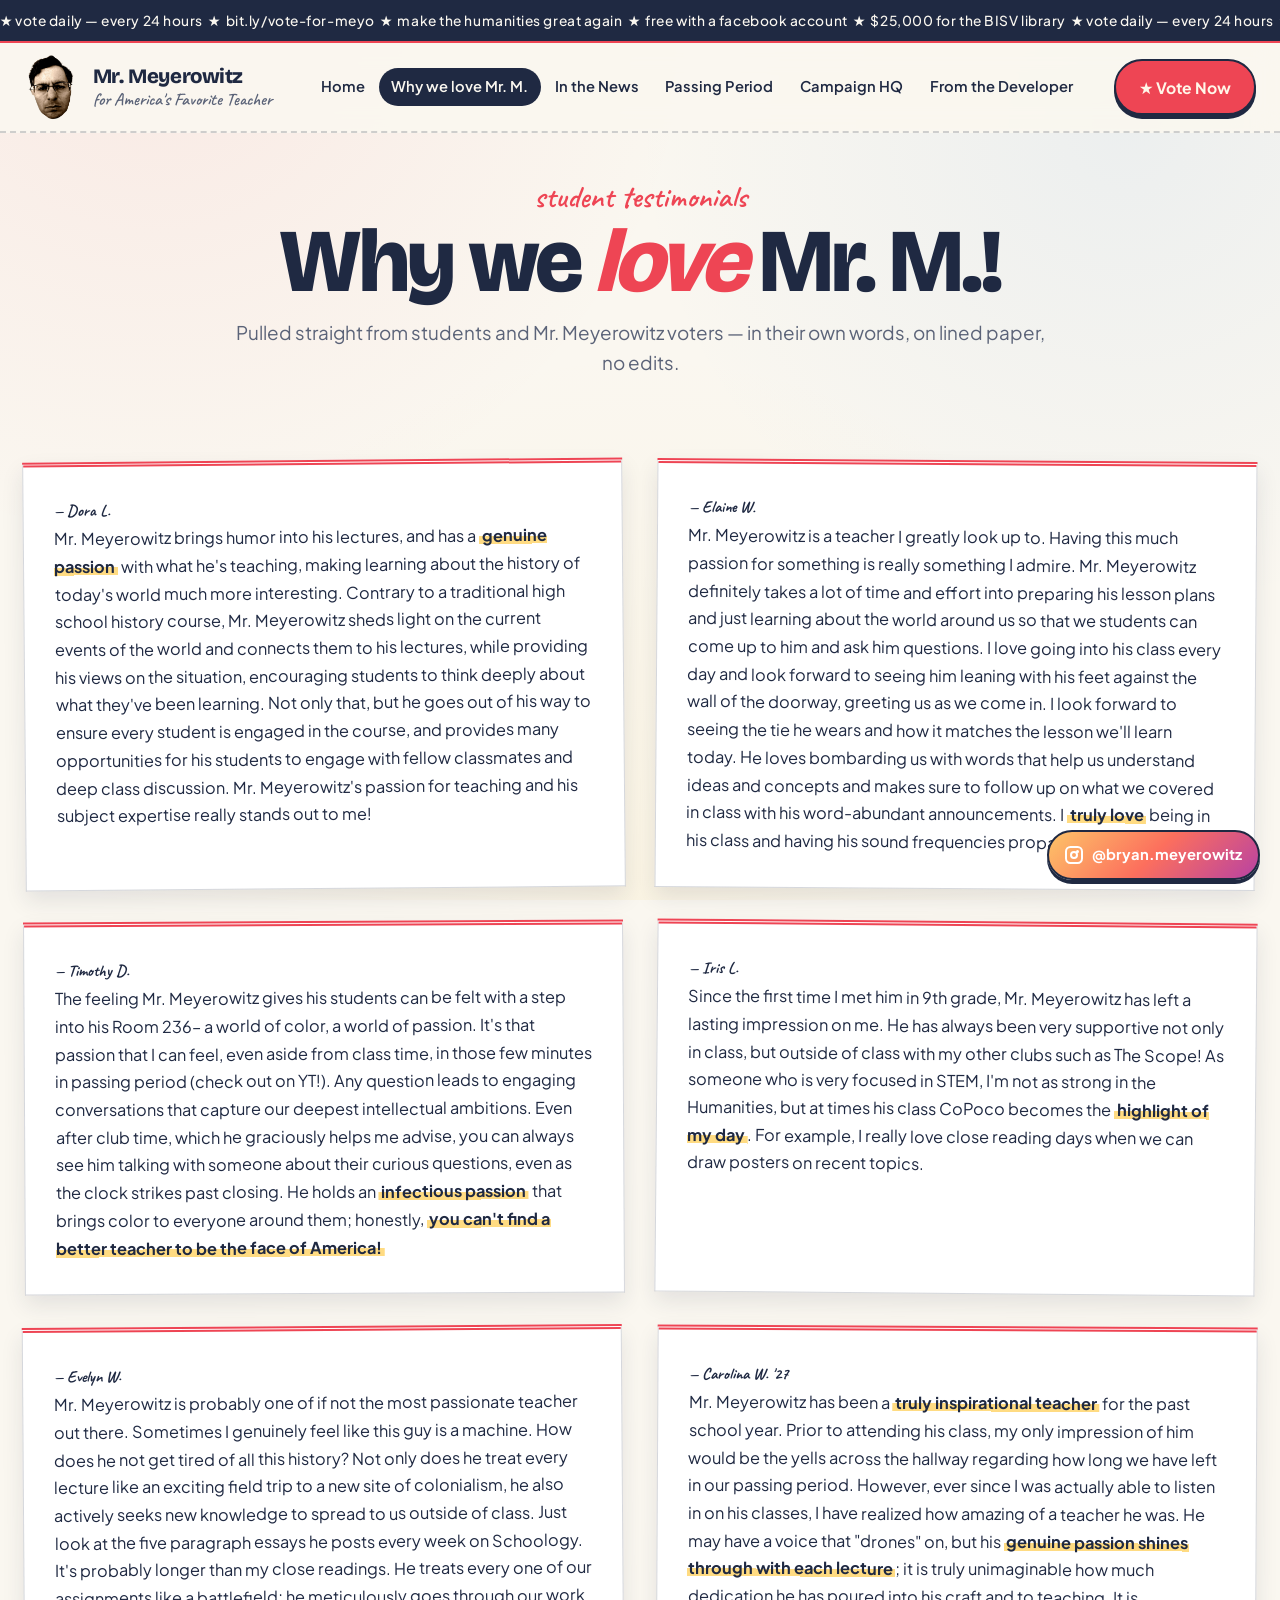
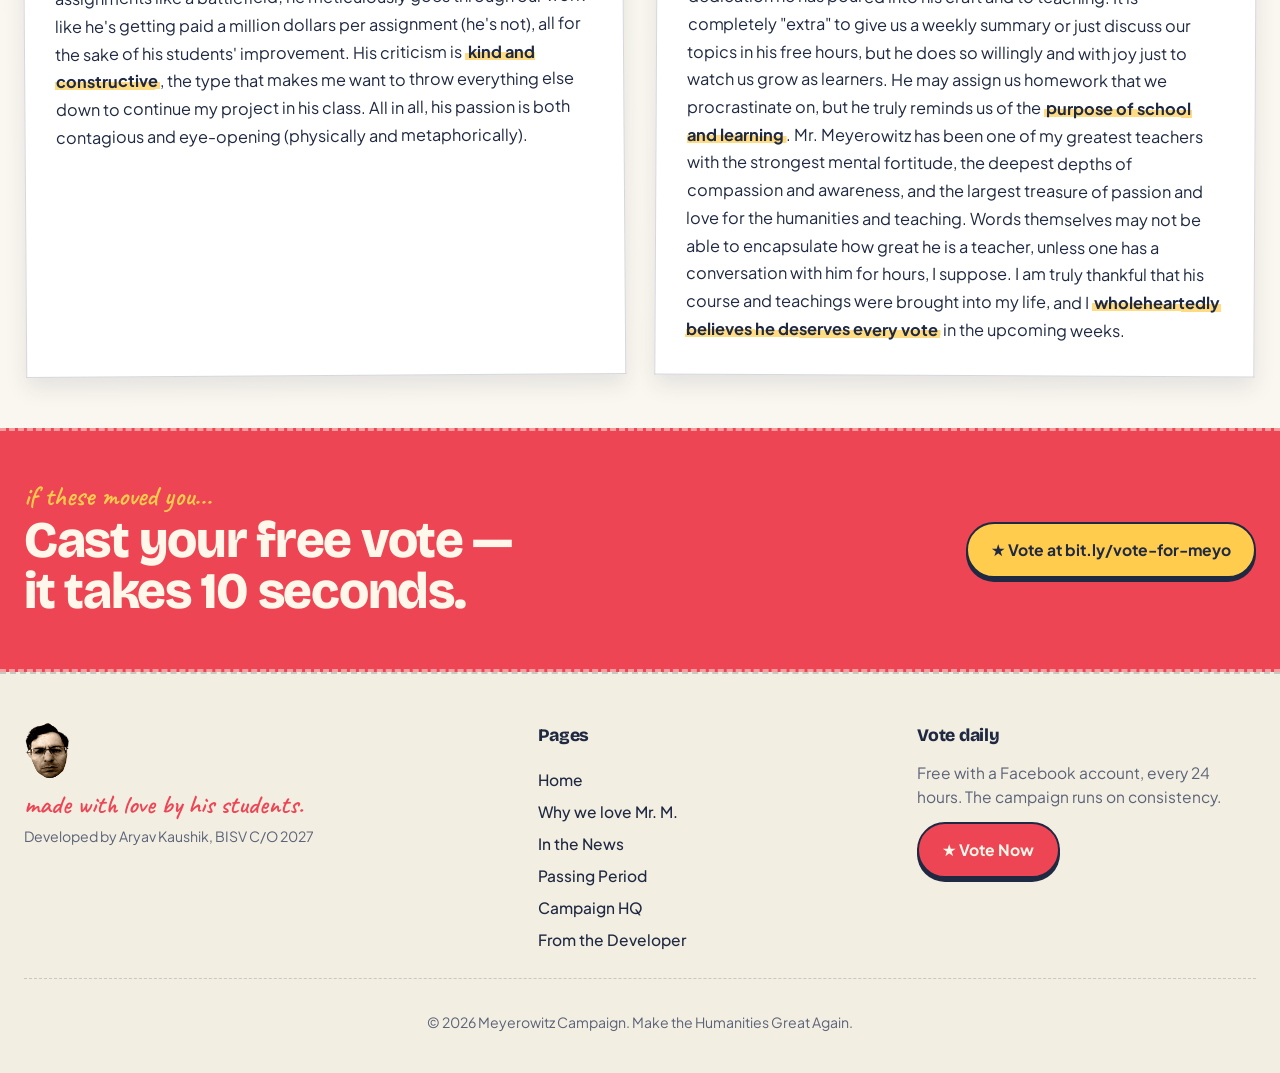
<file: about.html>
<!DOCTYPE html>
<html lang="en">
<head>
  <!-- Google tag (gtag.js) -->
  <script async src="https://www.googletagmanager.com/gtag/js?id=G-DJ41K96FHC"></script>
  <script>
    window.dataLayer = window.dataLayer || [];
    function gtag(){dataLayer.push(arguments);}
    gtag('js', new Date());

    gtag('config', 'G-DJ41K96FHC');
  </script>
  <meta charset="UTF-8">
  <meta name="viewport" content="width=device-width, initial-scale=1.0">
  <title>Why we love Mr. M. · Mr. Meyerowitz Campaign</title>
  <meta name="description" content="Student testimonials about what makes Mr. Bryan Meyerowitz a teacher worth voting for.">

  <meta property="og:title" content="Why we love Mr. M.">
  <meta property="og:description" content="Students explain, in their own words, why Mr. Meyerowitz deserves to be America's Favorite Teacher.">
  <meta property="og:image" content="Flyer1.png">
  <meta property="og:type" content="website">
  <meta name="twitter:card" content="summary_large_image">
  <meta name="twitter:title" content="Why we love Mr. M.">
  <meta name="twitter:description" content="Student testimonials for Mr. Meyerowitz's campaign.">
  <meta name="twitter:image" content="Flyer1.png">

  <link rel="icon" type="image/png" href="meyerohead.png">
  <link rel="preconnect" href="https://fonts.googleapis.com">
  <link rel="preconnect" href="https://fonts.gstatic.com" crossorigin>
  <link href="https://fonts.googleapis.com/css2?family=Bricolage+Grotesque:opsz,wght@12..96,500;12..96,700;12..96,800&family=Caveat:wght@500;600;700&family=Plus+Jakarta+Sans:wght@400;500;700;800&display=swap" rel="stylesheet">
  <link rel="stylesheet" href="styles.css?v=ui-pass-7">
  <script>document.documentElement.classList.add('js');</script>
</head>
<body>
  <a class="skip-link" href="#main">Skip to content</a>

  <div class="ribbon" aria-hidden="true">
    <div class="ribbon-track">
      <span>★ vote daily — every 24 hours&nbsp;&nbsp;★&nbsp;&nbsp;bit.ly/vote-for-meyo&nbsp;&nbsp;★&nbsp;&nbsp;make the humanities great again&nbsp;&nbsp;★&nbsp;&nbsp;free with a facebook account&nbsp;&nbsp;★&nbsp;&nbsp;$25,000 for the BISV library&nbsp;&nbsp;</span>
      <span>★ vote daily — every 24 hours&nbsp;&nbsp;★&nbsp;&nbsp;bit.ly/vote-for-meyo&nbsp;&nbsp;★&nbsp;&nbsp;make the humanities great again&nbsp;&nbsp;★&nbsp;&nbsp;free with a facebook account&nbsp;&nbsp;★&nbsp;&nbsp;$25,000 for the BISV library&nbsp;&nbsp;</span>
    </div>
  </div>

  <header class="site-header">
    <div class="container nav-row">
      <a class="brand" href="index.html" aria-label="Mr. Meyerowitz Campaign — Home">
        <img class="brand-mark" src="meyerohead.png" alt="" width="54" height="66">
        <span class="brand-label">
          <strong>Mr. Meyerowitz</strong>
          <span class="handwritten">for America's Favorite Teacher</span>
        </span>
      </a>
      <nav class="nav-links" aria-label="Main">
        <a href="index.html">Home</a>
        <a href="about.html" aria-current="page">Why we love Mr. M.</a>
        <a href="supporters.html">In the News</a>
        <a href="passing-period.html">Passing Period</a>
        <a href="campaign.html">Campaign HQ</a>
        <a href="developer.html">From the Developer</a>
      </nav>
      <a class="button button-primary button-glow" href="https://bit.ly/vote-for-meyo" target="_blank" rel="noopener noreferrer">★ Vote Now</a>
    </div>
  </header>

  <main id="main">
    <section class="page-hero">
      <div class="container">
        <p class="handwritten">student testimonials</p>
        <h1 class="page-title">Why we <em>love</em> Mr. M.!</h1>
        <p class="lead">Pulled straight from students and Mr. Meyerowitz voters — in their own words, on lined paper, no edits.</p>
      </div>
    </section>

    <section>
      <div class="container">
        <div class="testimonial-grid">
          <article class="index-card index-card-1">
            <p class="index-card-author">— Dora L.</p>
            <p>Mr. Meyerowitz brings humor into his lectures, and has a <strong><mark>genuine passion</mark></strong> with what he's teaching, making learning about the history of today's world much more interesting. Contrary to a traditional high school history course, Mr. Meyerowitz sheds light on the current events of the world and connects them to his lectures, while providing his views on the situation, encouraging students to think deeply about what they've been learning. Not only that, but he goes out of his way to ensure every student is engaged in the course, and provides many opportunities for his students to engage with fellow classmates and deep class discussion. Mr. Meyerowitz's passion for teaching and his subject expertise really stands out to me!</p>
          </article>

          <article class="index-card index-card-2">
            <p class="index-card-author">— Elaine W.</p>
            <p>Mr. Meyerowitz is a teacher I greatly look up to. Having this much passion for something is really something I admire. Mr. Meyerowitz definitely takes a lot of time and effort into preparing his lesson plans and just learning about the world around us so that we students can come up to him and ask him questions. I love going into his class every day and look forward to seeing him leaning with his feet against the wall of the doorway, greeting us as we come in. I look forward to seeing the tie he wears and how it matches the lesson we'll learn today. He loves bombarding us with words that help us understand ideas and concepts and makes sure to follow up on what we covered in class with his word-abundant announcements. I <strong><mark>truly love</mark></strong> being in his class and having his sound frequencies propagate into my ear.</p>
          </article>

          <article class="index-card index-card-3">
            <p class="index-card-author">— Timothy D.</p>
            <p>The feeling Mr. Meyerowitz gives his students can be felt with a step into his Room 236– a world of color, a world of passion. It's that passion that I can feel, even aside from class time, in those few minutes in passing period (check out on YT!). Any question leads to engaging conversations that capture our deepest intellectual ambitions. Even after club time, which he graciously helps me advise, you can always see him talking with someone about their curious questions, even as the clock strikes past closing. He holds an <strong><mark>infectious passion</mark></strong> that brings color to everyone around them; honestly, <strong><mark>you can't find a better teacher to be the face of America!</mark></strong></p>
          </article>

          <article class="index-card index-card-4">
            <p class="index-card-author">— Iris L.</p>
            <p>Since the first time I met him in 9th grade, Mr. Meyerowitz has left a lasting impression on me. He has always been very supportive not only in class, but outside of class with my other clubs such as The Scope! As someone who is very focused in STEM, I'm not as strong in the Humanities, but at times his class CoPoco becomes the <strong><mark>highlight of my day</mark></strong>. For example, I really love close reading days when we can draw posters on recent topics.</p>
          </article>

          <article class="index-card index-card-5">
            <p class="index-card-author">— Evelyn W.</p>
            <p>Mr. Meyerowitz is probably one of if not the most passionate teacher out there. Sometimes I genuinely feel like this guy is a machine. How does he not get tired of all this history? Not only does he treat every lecture like an exciting field trip to a new site of colonialism, he also actively seeks new knowledge to spread to us outside of class. Just look at the five paragraph essays he posts every week on Schoology. It's probably longer than my close readings. He treats every one of our assignments like a battlefield; he meticulously goes through our work like he's getting paid a million dollars per assignment (he's not), all for the sake of his students' improvement. His criticism is <strong><mark>kind and constructive</mark></strong>, the type that makes me want to throw everything else down to continue my project in his class. All in all, his passion is both contagious and eye-opening (physically and metaphorically).</p>
          </article>

          <article class="index-card index-card-6">
            <p class="index-card-author">— Carolina W. '27</p>
            <p>Mr. Meyerowitz has been a <strong><mark>truly inspirational teacher</mark></strong> for the past school year. Prior to attending his class, my only impression of him would be the yells across the hallway regarding how long we have left in our passing period. However, ever since I was actually able to listen in on his classes, I have realized how amazing of a teacher he was. He may have a voice that "drones" on, but his <strong><mark>genuine passion shines through with each lecture</mark></strong>; it is truly unimaginable how much dedication he has poured into his craft and to teaching. It is completely "extra" to give us a weekly summary or just discuss our topics in his free hours, but he does so willingly and with joy just to watch us grow as learners. He may assign us homework that we procrastinate on, but he truly reminds us of the <strong><mark>purpose of school and learning</mark></strong>. Mr. Meyerowitz has been one of my greatest teachers with the strongest mental fortitude, the deepest depths of compassion and awareness, and the largest treasure of passion and love for the humanities and teaching. Words themselves may not be able to encapsulate how great he is a teacher, unless one has a conversation with him for hours, I suppose. I am truly thankful that his course and teachings were brought into my life, and I <strong><mark>wholeheartedly believes he deserves every vote</mark></strong> in the upcoming weeks.</p>
          </article>
        </div>
      </div>
    </section>

    <section class="vote-strip">
      <div class="container vote-strip-inner">
        <div>
          <p class="handwritten">if these moved you...</p>
          <h2>Cast your free vote — it takes 10 seconds.</h2>
          <p class="vote-counter" data-vote-counter></p>
        </div>
        <a class="button button-yellow button-glow" href="https://bit.ly/vote-for-meyo" target="_blank" rel="noopener noreferrer">★ Vote at bit.ly/vote-for-meyo</a>
      </div>
    </section>
  </main>

  <footer class="site-footer">
    <div class="container">
      <div class="footer-grid">
        <div class="footer-tagline">
          <img class="footer-mark" src="meyerohead.png" alt="" width="48" height="58">
          <p class="handwritten">made with love by his students.</p>
          <p class="footer-credit-line">Developed by Aryav Kaushik, BISV C/O 2027</p>
        </div>
        <nav class="footer-nav" aria-label="Footer">
          <h4>Pages</h4>
          <a href="index.html">Home</a>
          <a href="about.html">Why we love Mr. M.</a>
          <a href="supporters.html">In the News</a>
          <a href="passing-period.html">Passing Period</a>
          <a href="campaign.html">Campaign HQ</a>
          <a href="developer.html">From the Developer</a>
        </nav>
        <div class="footer-cta">
          <h4>Vote daily</h4>
          <p>Free with a Facebook account, every 24 hours. The campaign runs on consistency.</p>
          <a class="button button-glow" href="https://bit.ly/vote-for-meyo" target="_blank" rel="noopener noreferrer">★ Vote Now</a>
        </div>
      </div>
      <p class="footer-bottom">© 2026 Meyerowitz Campaign. Make the Humanities Great Again.</p>
    </div>
  </footer>

  <a class="instagram-float" href="https://www.instagram.com/bryan.meyerowitz/" target="_blank" rel="noopener noreferrer" aria-label="Follow @bryan.meyerowitz on Instagram">
    <span class="instagram-icon" aria-hidden="true"><span></span></span>
    <span>@bryan.meyerowitz</span>
  </a>

  <script src="script.js?v=ui-pass-7" defer></script>
</body>
</html>
</file>
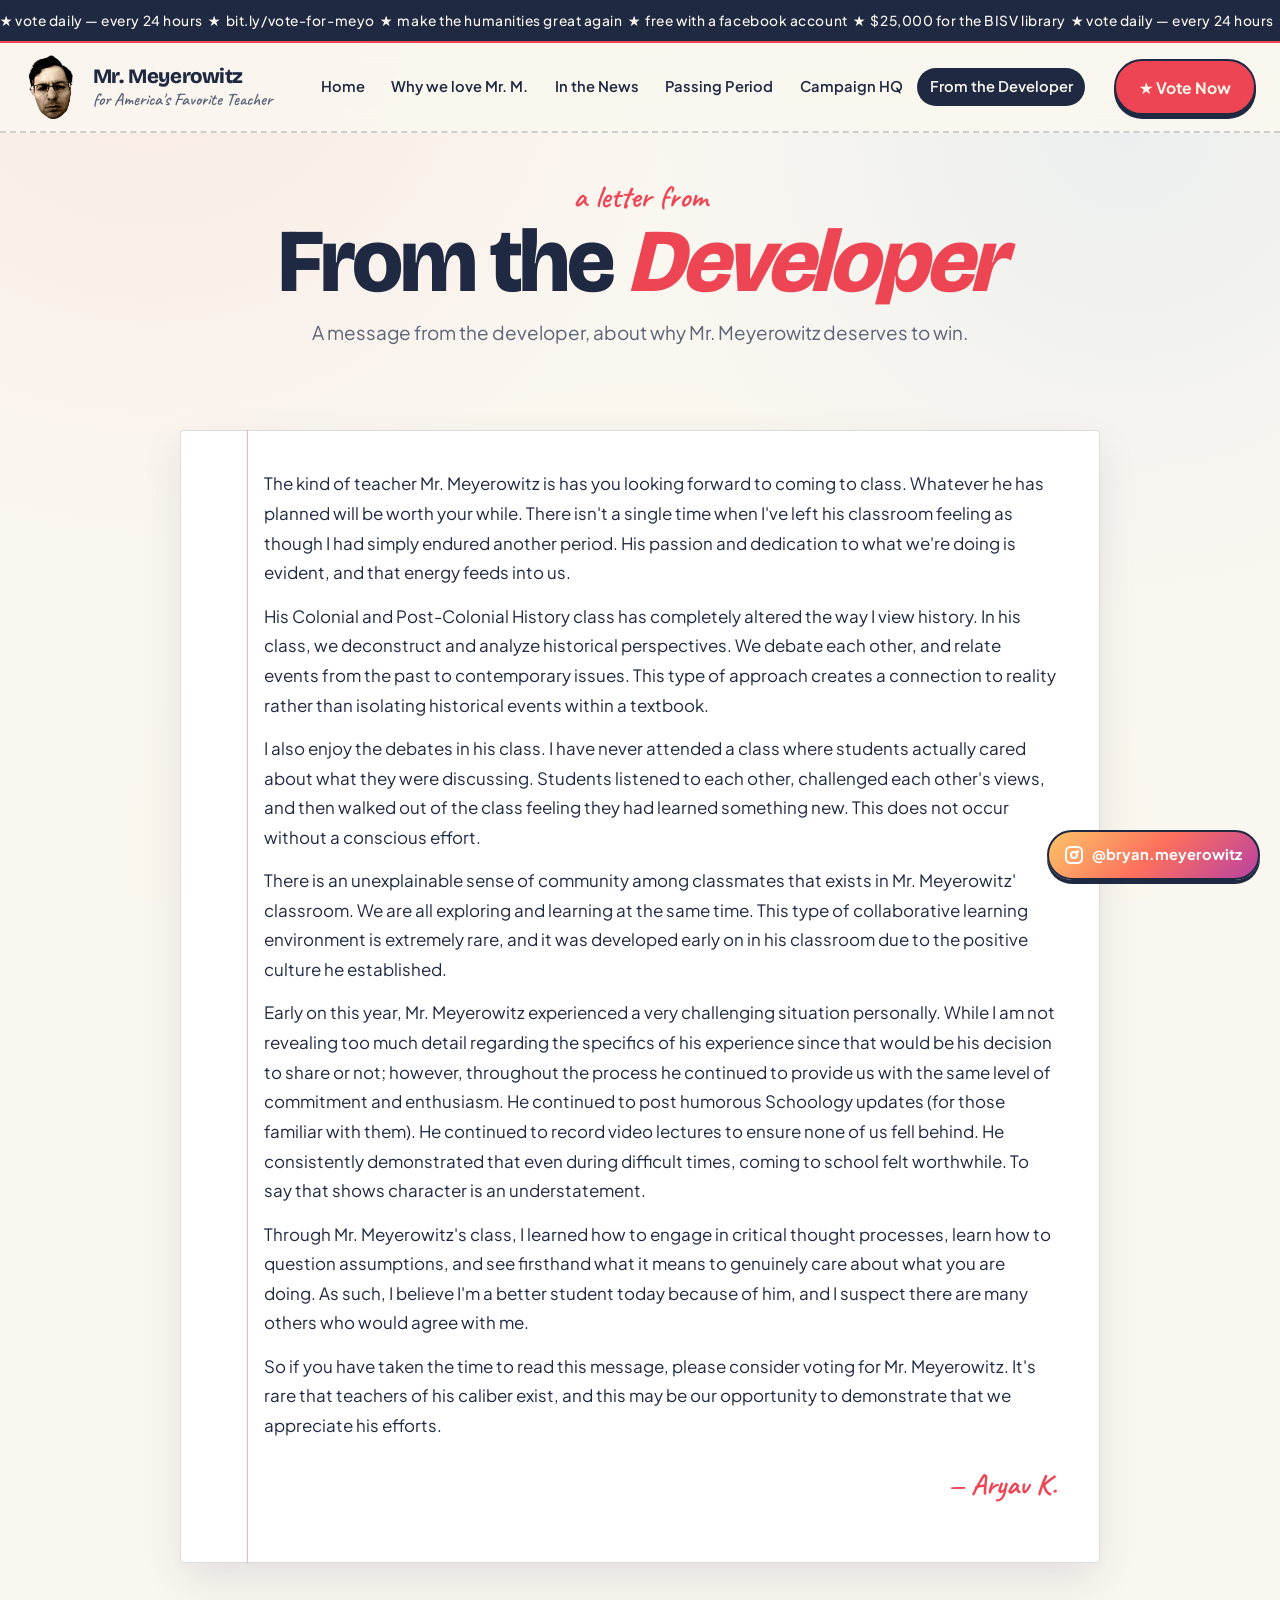
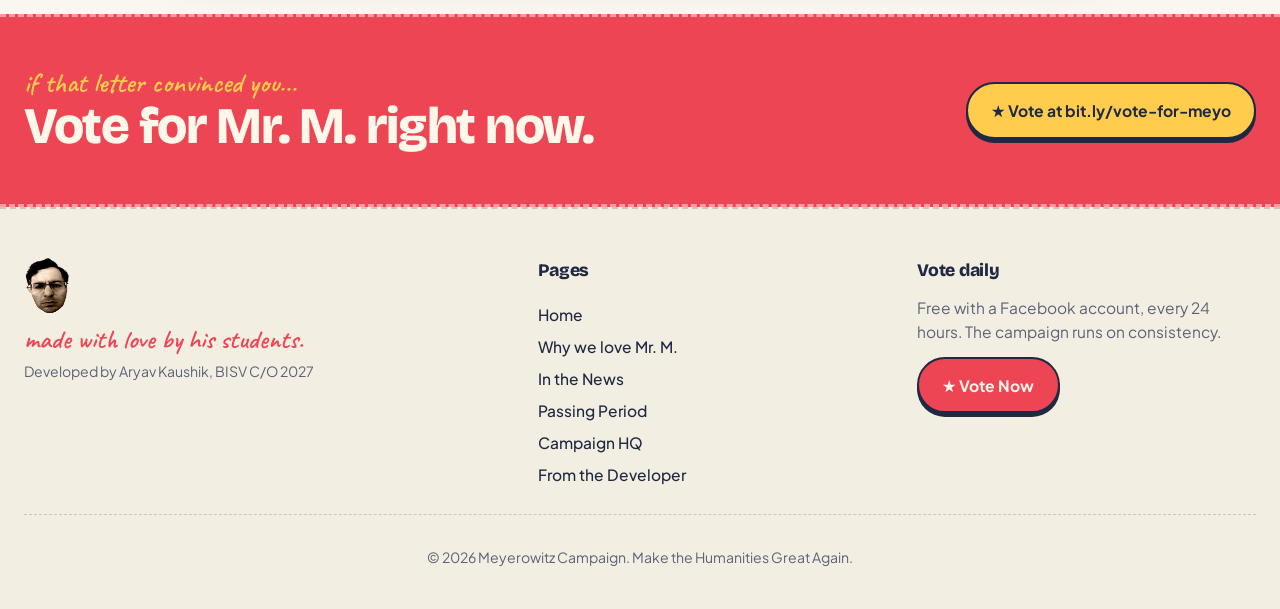
<file: developer.html>
<!DOCTYPE html>
<html lang="en">
<head>
  <!-- Google tag (gtag.js) -->
  <script async src="https://www.googletagmanager.com/gtag/js?id=G-DJ41K96FHC"></script>
  <script>
    window.dataLayer = window.dataLayer || [];
    function gtag(){dataLayer.push(arguments);}
    gtag('js', new Date());

    gtag('config', 'G-DJ41K96FHC');
  </script>
  <meta charset="UTF-8">
  <meta name="viewport" content="width=device-width, initial-scale=1.0">
  <title>From the Developer · Mr. Meyerowitz Campaign</title>
  <meta name="description" content="A personal message from the developer about why Mr. Meyerowitz deserves to win.">

  <meta property="og:title" content="From the Developer · Mr. Meyerowitz">
  <meta property="og:description" content="A personal letter from the developer about why Mr. Meyerowitz deserves to be America's Favorite Teacher.">
  <meta property="og:image" content="Flyer1.png">
  <meta property="og:type" content="article">
  <meta name="twitter:card" content="summary_large_image">
  <meta name="twitter:title" content="From the Developer · Mr. Meyerowitz">
  <meta name="twitter:description" content="A personal letter about Mr. Meyerowitz.">
  <meta name="twitter:image" content="Flyer1.png">

  <link rel="icon" type="image/png" href="meyerohead.png">
  <link rel="preconnect" href="https://fonts.googleapis.com">
  <link rel="preconnect" href="https://fonts.gstatic.com" crossorigin>
  <link href="https://fonts.googleapis.com/css2?family=Bricolage+Grotesque:opsz,wght@12..96,500;12..96,700;12..96,800&family=Caveat:wght@500;600;700&family=Plus+Jakarta+Sans:wght@400;500;700;800&display=swap" rel="stylesheet">
  <link rel="stylesheet" href="styles.css?v=ui-pass-7">
  <script>document.documentElement.classList.add('js');</script>
</head>
<body>
  <a class="skip-link" href="#main">Skip to content</a>

  <div class="ribbon" aria-hidden="true">
    <div class="ribbon-track">
      <span>★ vote daily — every 24 hours&nbsp;&nbsp;★&nbsp;&nbsp;bit.ly/vote-for-meyo&nbsp;&nbsp;★&nbsp;&nbsp;make the humanities great again&nbsp;&nbsp;★&nbsp;&nbsp;free with a facebook account&nbsp;&nbsp;★&nbsp;&nbsp;$25,000 for the BISV library&nbsp;&nbsp;</span>
      <span>★ vote daily — every 24 hours&nbsp;&nbsp;★&nbsp;&nbsp;bit.ly/vote-for-meyo&nbsp;&nbsp;★&nbsp;&nbsp;make the humanities great again&nbsp;&nbsp;★&nbsp;&nbsp;free with a facebook account&nbsp;&nbsp;★&nbsp;&nbsp;$25,000 for the BISV library&nbsp;&nbsp;</span>
    </div>
  </div>

  <header class="site-header">
    <div class="container nav-row">
      <a class="brand" href="index.html" aria-label="Mr. Meyerowitz Campaign — Home">
        <img class="brand-mark" src="meyerohead.png" alt="" width="54" height="66">
        <span class="brand-label">
          <strong>Mr. Meyerowitz</strong>
          <span class="handwritten">for America's Favorite Teacher</span>
        </span>
      </a>
      <nav class="nav-links" aria-label="Main">
        <a href="index.html">Home</a>
        <a href="about.html">Why we love Mr. M.</a>
        <a href="supporters.html">In the News</a>
        <a href="passing-period.html">Passing Period</a>
        <a href="campaign.html">Campaign HQ</a>
        <a href="developer.html" aria-current="page">From the Developer</a>
      </nav>
      <a class="button button-primary button-glow" href="https://bit.ly/vote-for-meyo" target="_blank" rel="noopener noreferrer">★ Vote Now</a>
    </div>
  </header>

  <main id="main">
    <section class="page-hero">
      <div class="container">
        <p class="handwritten">a letter from</p>
        <h1 class="page-title">From the <em>Developer</em></h1>
        <p class="lead">A message from the developer, about why Mr. Meyerowitz deserves to win.</p>
      </div>
    </section>

    <section>
      <div class="container">
        <article class="notebook">
          <p>The kind of teacher Mr. Meyerowitz is has you looking forward to coming to class. Whatever he has planned will be worth your while. There isn't a single time when I've left his classroom feeling as though I had simply endured another period. His passion and dedication to what we're doing is evident, and that energy feeds into us.</p>

          <p>His Colonial and Post-Colonial History class has completely altered the way I view history. In his class, we deconstruct and analyze historical perspectives. We debate each other, and relate events from the past to contemporary issues. This type of approach creates a connection to reality rather than isolating historical events within a textbook.</p>

          <p>I also enjoy the debates in his class. I have never attended a class where students actually cared about what they were discussing. Students listened to each other, challenged each other's views, and then walked out of the class feeling they had learned something new. This does not occur without a conscious effort.</p>

          <p>There is an unexplainable sense of community among classmates that exists in Mr. Meyerowitz' classroom. We are all exploring and learning at the same time. This type of collaborative learning environment is extremely rare, and it was developed early on in his classroom due to the positive culture he established.</p>

          <p>Early on this year, Mr. Meyerowitz experienced a very challenging situation personally. While I am not revealing too much detail regarding the specifics of his experience since that would be his decision to share or not; however, throughout the process he continued to provide us with the same level of commitment and enthusiasm. He continued to post humorous Schoology updates (for those familiar with them). He continued to record video lectures to ensure none of us fell behind. He consistently demonstrated that even during difficult times, coming to school felt worthwhile. To say that shows character is an understatement.</p>

          <p>Through Mr. Meyerowitz's class, I learned how to engage in critical thought processes, learn how to question assumptions, and see firsthand what it means to genuinely care about what you are doing. As such, I believe I'm a better student today because of him, and I suspect there are many others who would agree with me.</p>

          <p>So if you have taken the time to read this message, please consider voting for Mr. Meyerowitz. It's rare that teachers of his caliber exist, and this may be our opportunity to demonstrate that we appreciate his efforts.</p>

          <p class="signoff">— Aryav K.</p>
        </article>
      </div>
    </section>

    <section class="vote-strip">
      <div class="container vote-strip-inner">
        <div>
          <p class="handwritten">if that letter convinced you...</p>
          <h2>Vote for Mr. M. right now.</h2>
          <p class="vote-counter" data-vote-counter></p>
        </div>
        <a class="button button-yellow button-glow" href="https://bit.ly/vote-for-meyo" target="_blank" rel="noopener noreferrer">★ Vote at bit.ly/vote-for-meyo</a>
      </div>
    </section>
  </main>

  <footer class="site-footer">
    <div class="container">
      <div class="footer-grid">
        <div class="footer-tagline">
          <img class="footer-mark" src="meyerohead.png" alt="" width="48" height="58">
          <p class="handwritten">made with love by his students.</p>
          <p class="footer-credit-line">Developed by Aryav Kaushik, BISV C/O 2027</p>
        </div>
        <nav class="footer-nav" aria-label="Footer">
          <h4>Pages</h4>
          <a href="index.html">Home</a>
          <a href="about.html">Why we love Mr. M.</a>
          <a href="supporters.html">In the News</a>
          <a href="passing-period.html">Passing Period</a>
          <a href="campaign.html">Campaign HQ</a>
          <a href="developer.html">From the Developer</a>
        </nav>
        <div class="footer-cta">
          <h4>Vote daily</h4>
          <p>Free with a Facebook account, every 24 hours. The campaign runs on consistency.</p>
          <a class="button button-glow" href="https://bit.ly/vote-for-meyo" target="_blank" rel="noopener noreferrer">★ Vote Now</a>
        </div>
      </div>
      <p class="footer-bottom">© 2026 Meyerowitz Campaign. Make the Humanities Great Again.</p>
    </div>
  </footer>

  <a class="instagram-float" href="https://www.instagram.com/bryan.meyerowitz/" target="_blank" rel="noopener noreferrer" aria-label="Follow @bryan.meyerowitz on Instagram">
    <span class="instagram-icon" aria-hidden="true"><span></span></span>
    <span>@bryan.meyerowitz</span>
  </a>

  <script src="script.js?v=ui-pass-7" defer></script>
</body>
</html>
</file>
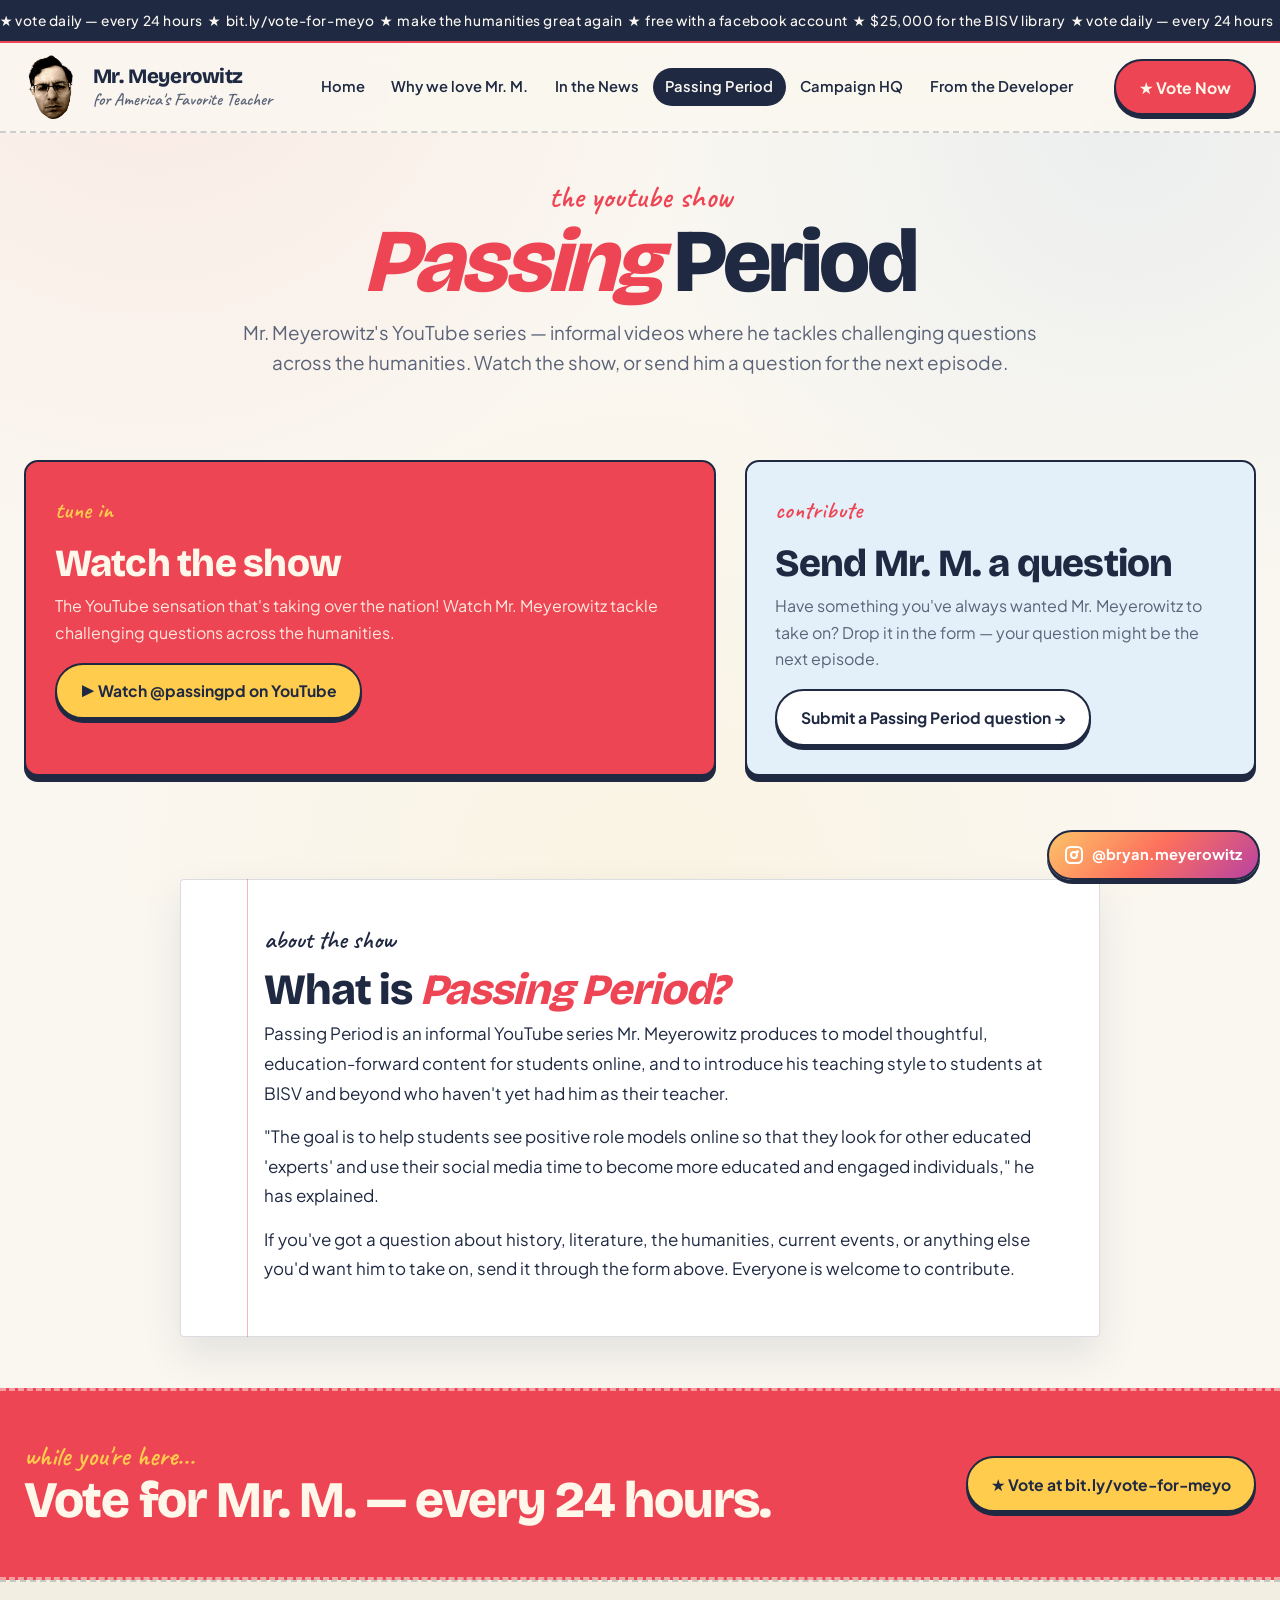
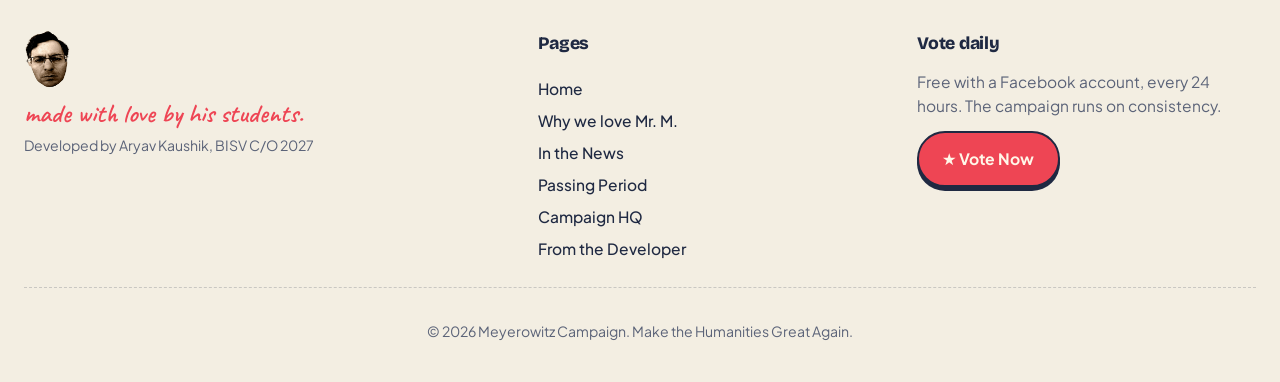
<file: passing-period.html>
<!DOCTYPE html>
<html lang="en">
<head>
  <!-- Google tag (gtag.js) -->
  <script async src="https://www.googletagmanager.com/gtag/js?id=G-DJ41K96FHC"></script>
  <script>
    window.dataLayer = window.dataLayer || [];
    function gtag(){dataLayer.push(arguments);}
    gtag('js', new Date());

    gtag('config', 'G-DJ41K96FHC');
  </script>
  <meta charset="UTF-8">
  <meta name="viewport" content="width=device-width, initial-scale=1.0">
  <title>Passing Period · Mr. Meyerowitz Campaign</title>
  <meta name="description" content="Passing Period — Mr. Meyerowitz's YouTube series. Watch the channel and submit a question for the next episode.">

  <meta property="og:title" content="Passing Period · Mr. Meyerowitz">
  <meta property="og:description" content="Mr. Meyerowitz's YouTube series. Watch the channel or submit a question for the next episode.">
  <meta property="og:image" content="Flyer1.png">
  <meta property="og:type" content="website">
  <meta name="twitter:card" content="summary_large_image">
  <meta name="twitter:title" content="Passing Period · Mr. Meyerowitz">
  <meta name="twitter:description" content="Watch the YouTube show, or send Mr. M. a question.">
  <meta name="twitter:image" content="Flyer1.png">

  <link rel="icon" type="image/png" href="meyerohead.png">
  <link rel="preconnect" href="https://fonts.googleapis.com">
  <link rel="preconnect" href="https://fonts.gstatic.com" crossorigin>
  <link href="https://fonts.googleapis.com/css2?family=Bricolage+Grotesque:opsz,wght@12..96,500;12..96,700;12..96,800&family=Caveat:wght@500;600;700&family=Plus+Jakarta+Sans:wght@400;500;700;800&display=swap" rel="stylesheet">
  <link rel="stylesheet" href="styles.css?v=ui-pass-7">
  <script>document.documentElement.classList.add('js');</script>
</head>
<body>
  <a class="skip-link" href="#main">Skip to content</a>

  <div class="ribbon" aria-hidden="true">
    <div class="ribbon-track">
      <span>★ vote daily — every 24 hours&nbsp;&nbsp;★&nbsp;&nbsp;bit.ly/vote-for-meyo&nbsp;&nbsp;★&nbsp;&nbsp;make the humanities great again&nbsp;&nbsp;★&nbsp;&nbsp;free with a facebook account&nbsp;&nbsp;★&nbsp;&nbsp;$25,000 for the BISV library&nbsp;&nbsp;</span>
      <span>★ vote daily — every 24 hours&nbsp;&nbsp;★&nbsp;&nbsp;bit.ly/vote-for-meyo&nbsp;&nbsp;★&nbsp;&nbsp;make the humanities great again&nbsp;&nbsp;★&nbsp;&nbsp;free with a facebook account&nbsp;&nbsp;★&nbsp;&nbsp;$25,000 for the BISV library&nbsp;&nbsp;</span>
    </div>
  </div>

  <header class="site-header">
    <div class="container nav-row">
      <a class="brand" href="index.html" aria-label="Mr. Meyerowitz Campaign — Home">
        <img class="brand-mark" src="meyerohead.png" alt="" width="54" height="66">
        <span class="brand-label">
          <strong>Mr. Meyerowitz</strong>
          <span class="handwritten">for America's Favorite Teacher</span>
        </span>
      </a>
      <nav class="nav-links" aria-label="Main">
        <a href="index.html">Home</a>
        <a href="about.html">Why we love Mr. M.</a>
        <a href="supporters.html">In the News</a>
        <a href="passing-period.html" aria-current="page">Passing Period</a>
        <a href="campaign.html">Campaign HQ</a>
        <a href="developer.html">From the Developer</a>
      </nav>
      <a class="button button-primary button-glow" href="https://bit.ly/vote-for-meyo" target="_blank" rel="noopener noreferrer">★ Vote Now</a>
    </div>
  </header>

  <main id="main">
    <section class="page-hero">
      <div class="container">
        <p class="handwritten">the youtube show</p>
        <h1 class="page-title"><em>Passing</em> Period</h1>
        <p class="lead">Mr. Meyerowitz's YouTube series — informal videos where he tackles challenging questions across the humanities. Watch the show, or send him a question for the next episode.</p>
      </div>
    </section>

    <section>
      <div class="container split-grid">
        <article class="card card-red">
          <p class="handwritten">tune in</p>
          <h2>Watch the show</h2>
          <p>The YouTube sensation that's taking over the nation! Watch Mr. Meyerowitz tackle challenging questions across the humanities.</p>
          <a class="button button-yellow" href="https://www.youtube.com/@passingpd" target="_blank" rel="noopener noreferrer">▶ Watch @passingpd on YouTube</a>
        </article>
        <article class="card card-blue">
          <p class="handwritten">contribute</p>
          <h2>Send Mr. M. a question</h2>
          <p>Have something you've always wanted Mr. Meyerowitz to take on? Drop it in the form — your question might be the next episode.</p>
          <a class="button" href="https://docs.google.com/forms/d/e/1FAIpQLSdM6ORyyNkPIyV_N0ANthAbaCtqAbGgJucWS78Nl6nS4Jmi1w/viewform?usp=publish-editor" target="_blank" rel="noopener noreferrer">Submit a Passing Period question →</a>
        </article>
      </div>
    </section>

    <section>
      <div class="container">
        <article class="notebook">
          <p class="handwritten">about the show</p>
          <h2>What is <em>Passing Period?</em></h2>
          <p>Passing Period is an informal YouTube series Mr. Meyerowitz produces to model thoughtful, education-forward content for students online, and to introduce his teaching style to students at BISV and beyond who haven't yet had him as their teacher.</p>
          <p>"The goal is to help students see positive role models online so that they look for other educated 'experts' and use their social media time to become more educated and engaged individuals," he has explained.</p>
          <p>If you've got a question about history, literature, the humanities, current events, or anything else you'd want him to take on, send it through the form above. Everyone is welcome to contribute.</p>
        </article>
      </div>
    </section>

    <section class="vote-strip">
      <div class="container vote-strip-inner">
        <div>
          <p class="handwritten">while you're here...</p>
          <h2>Vote for Mr. M. — every 24 hours.</h2>
          <p class="vote-counter" data-vote-counter></p>
        </div>
        <a class="button button-yellow button-glow" href="https://bit.ly/vote-for-meyo" target="_blank" rel="noopener noreferrer">★ Vote at bit.ly/vote-for-meyo</a>
      </div>
    </section>
  </main>

  <footer class="site-footer">
    <div class="container">
      <div class="footer-grid">
        <div class="footer-tagline">
          <img class="footer-mark" src="meyerohead.png" alt="" width="48" height="58">
          <p class="handwritten">made with love by his students.</p>
          <p class="footer-credit-line">Developed by Aryav Kaushik, BISV C/O 2027</p>
        </div>
        <nav class="footer-nav" aria-label="Footer">
          <h4>Pages</h4>
          <a href="index.html">Home</a>
          <a href="about.html">Why we love Mr. M.</a>
          <a href="supporters.html">In the News</a>
          <a href="passing-period.html">Passing Period</a>
          <a href="campaign.html">Campaign HQ</a>
          <a href="developer.html">From the Developer</a>
        </nav>
        <div class="footer-cta">
          <h4>Vote daily</h4>
          <p>Free with a Facebook account, every 24 hours. The campaign runs on consistency.</p>
          <a class="button button-glow" href="https://bit.ly/vote-for-meyo" target="_blank" rel="noopener noreferrer">★ Vote Now</a>
        </div>
      </div>
      <p class="footer-bottom">© 2026 Meyerowitz Campaign. Make the Humanities Great Again.</p>
    </div>
  </footer>

  <a class="instagram-float" href="https://www.instagram.com/bryan.meyerowitz/" target="_blank" rel="noopener noreferrer" aria-label="Follow @bryan.meyerowitz on Instagram">
    <span class="instagram-icon" aria-hidden="true"><span></span></span>
    <span>@bryan.meyerowitz</span>
  </a>

  <script src="script.js?v=ui-pass-7" defer></script>
</body>
</html>
</file>
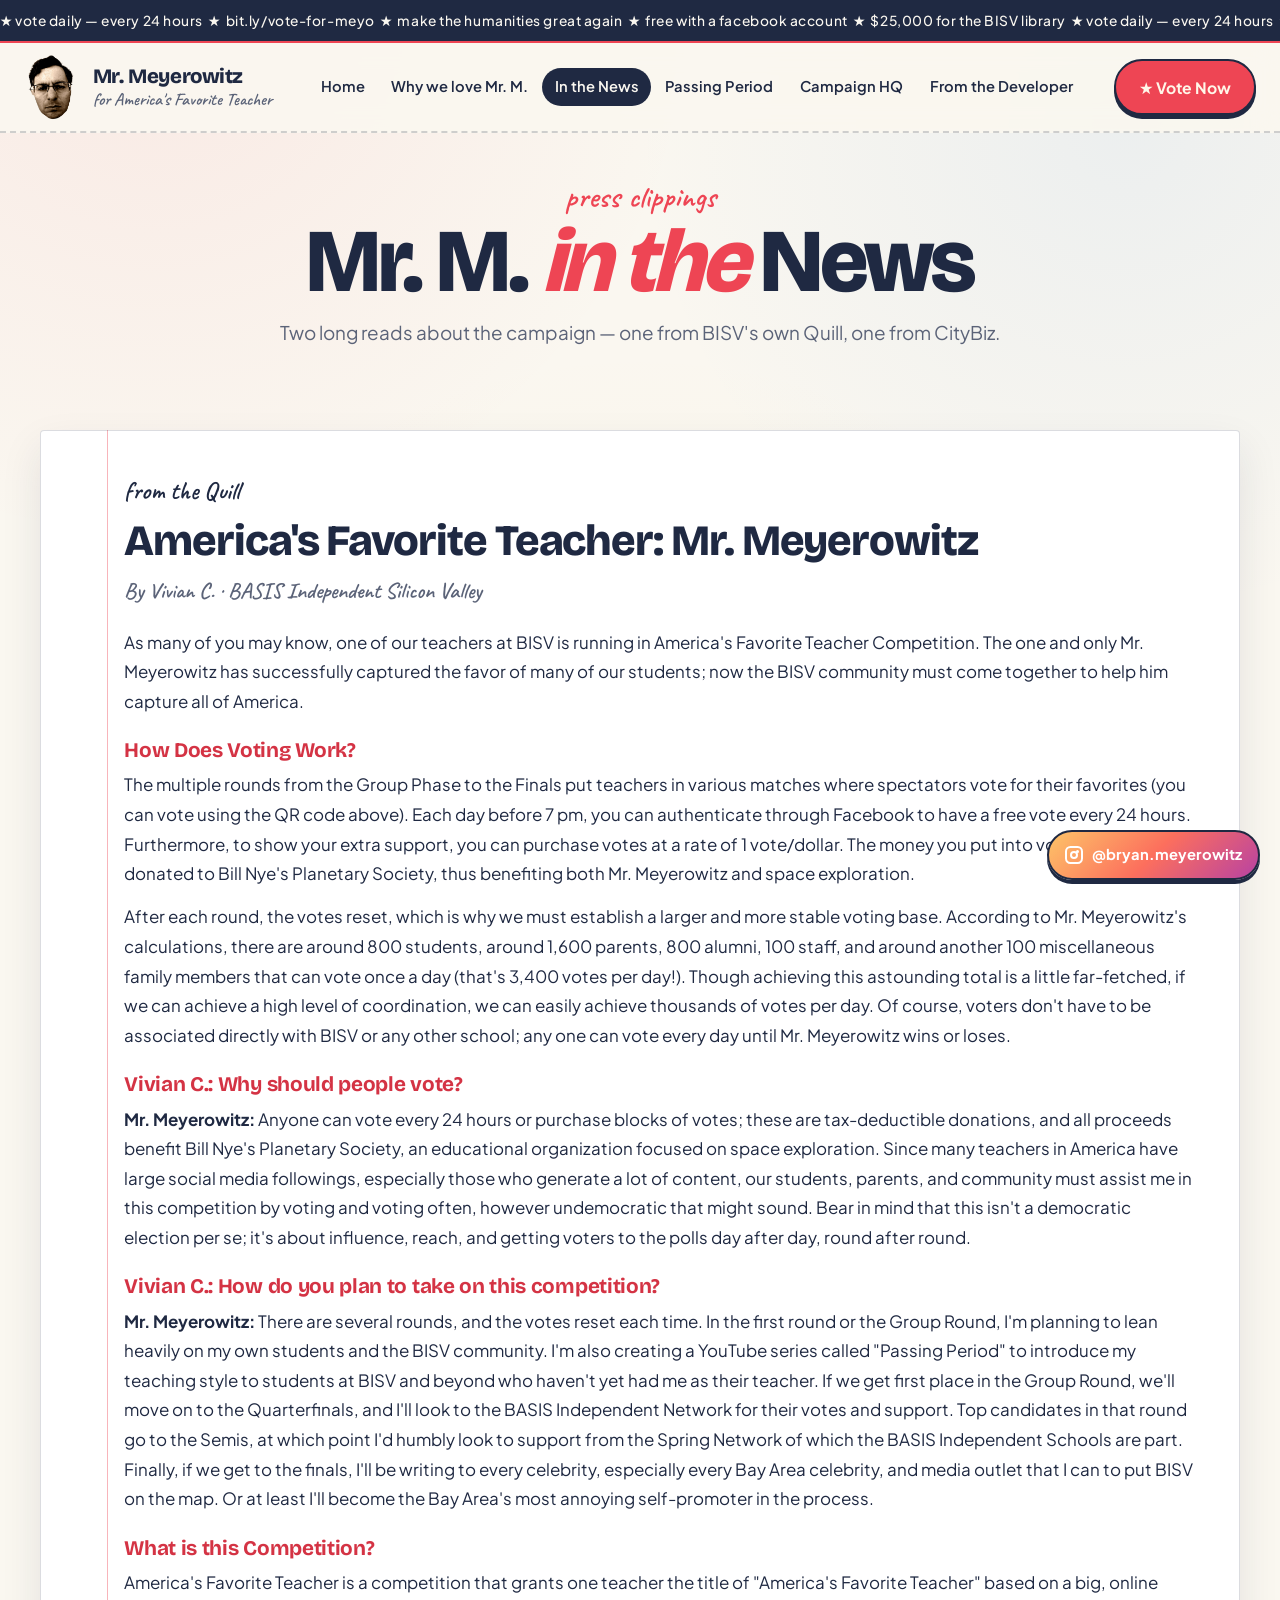
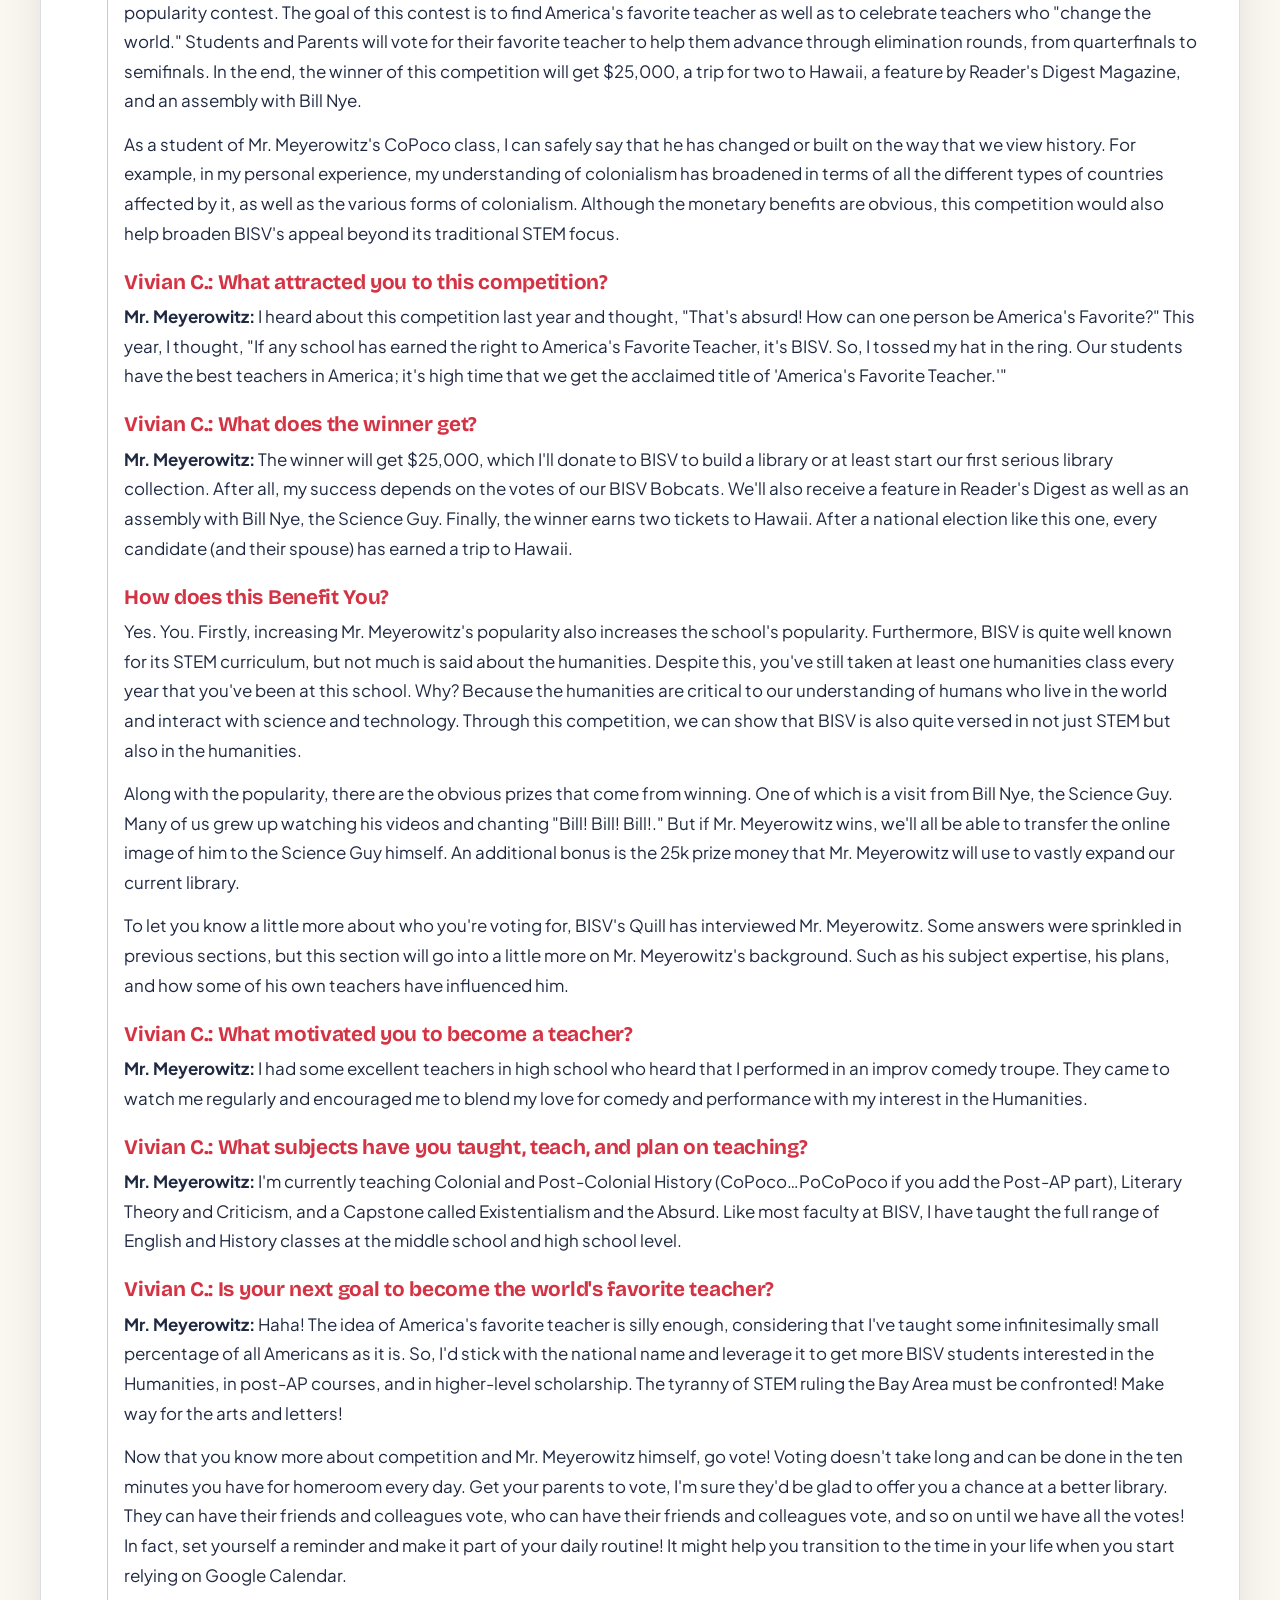
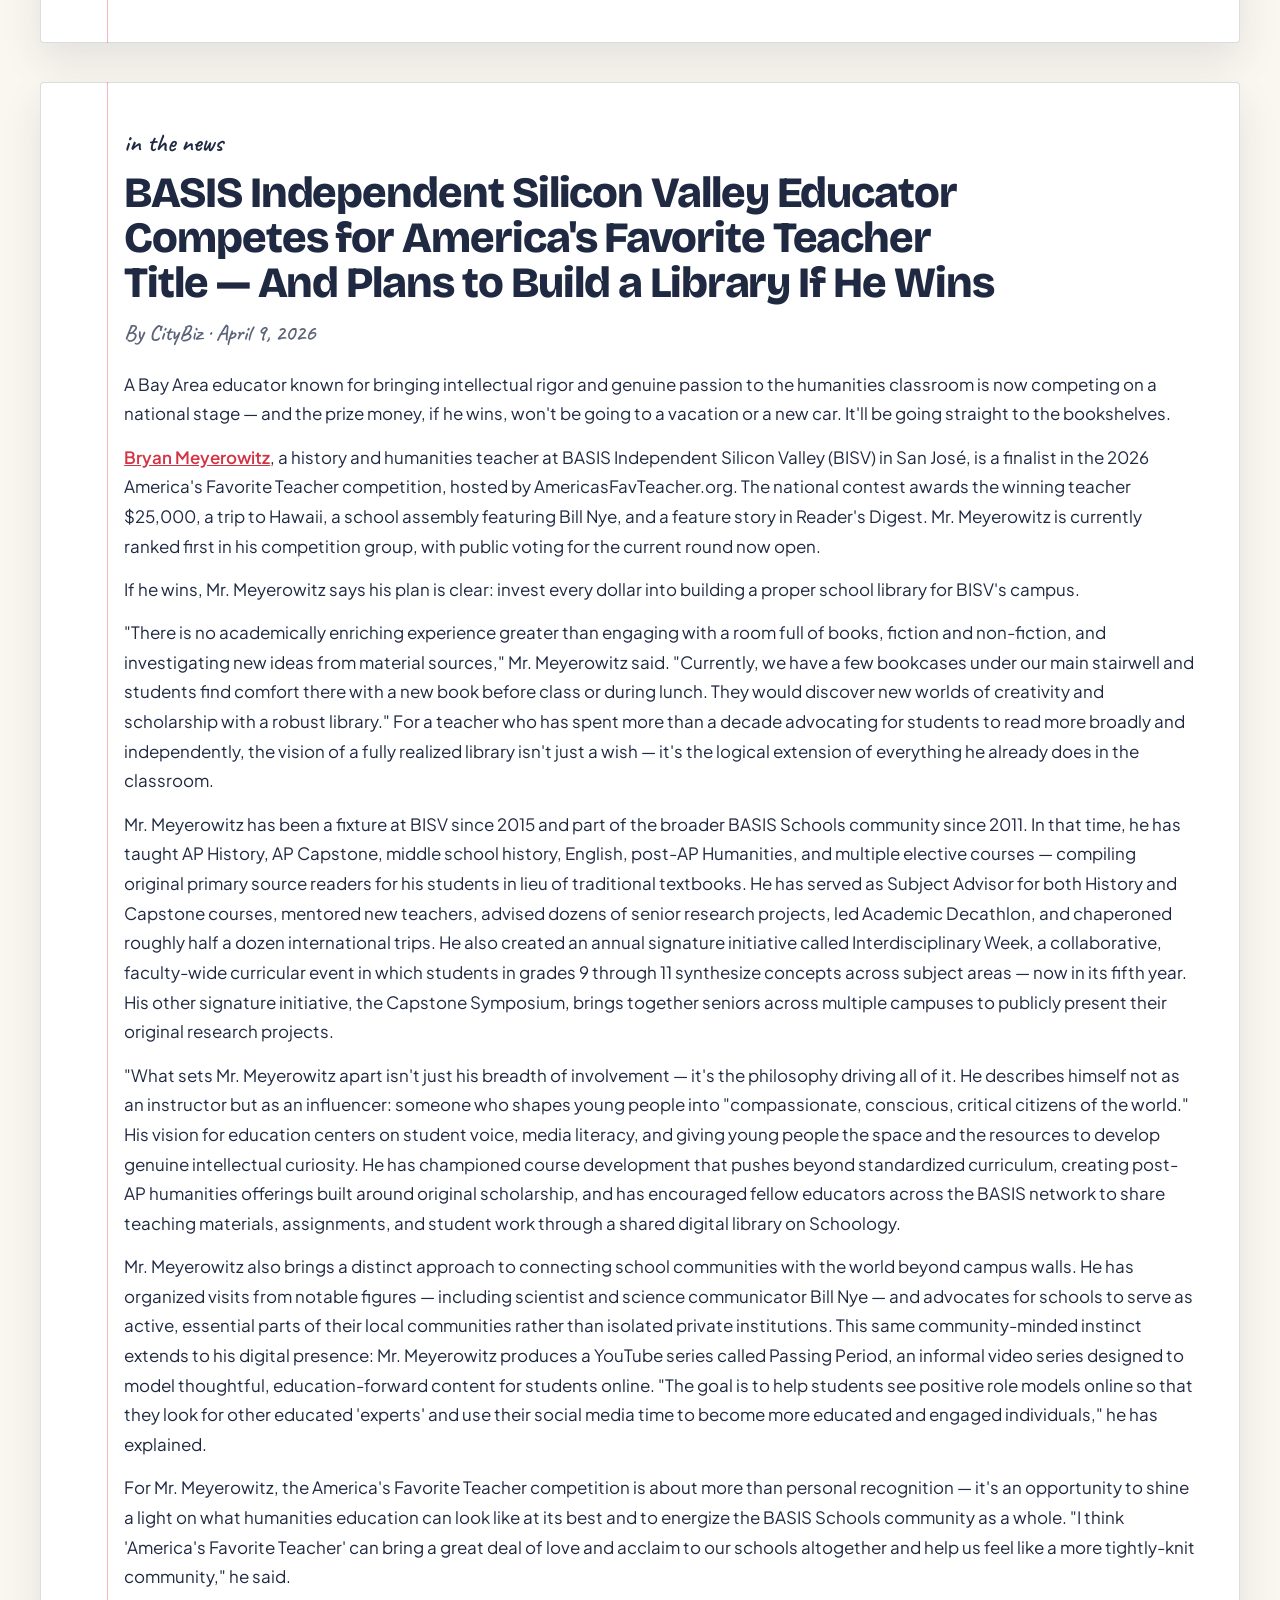
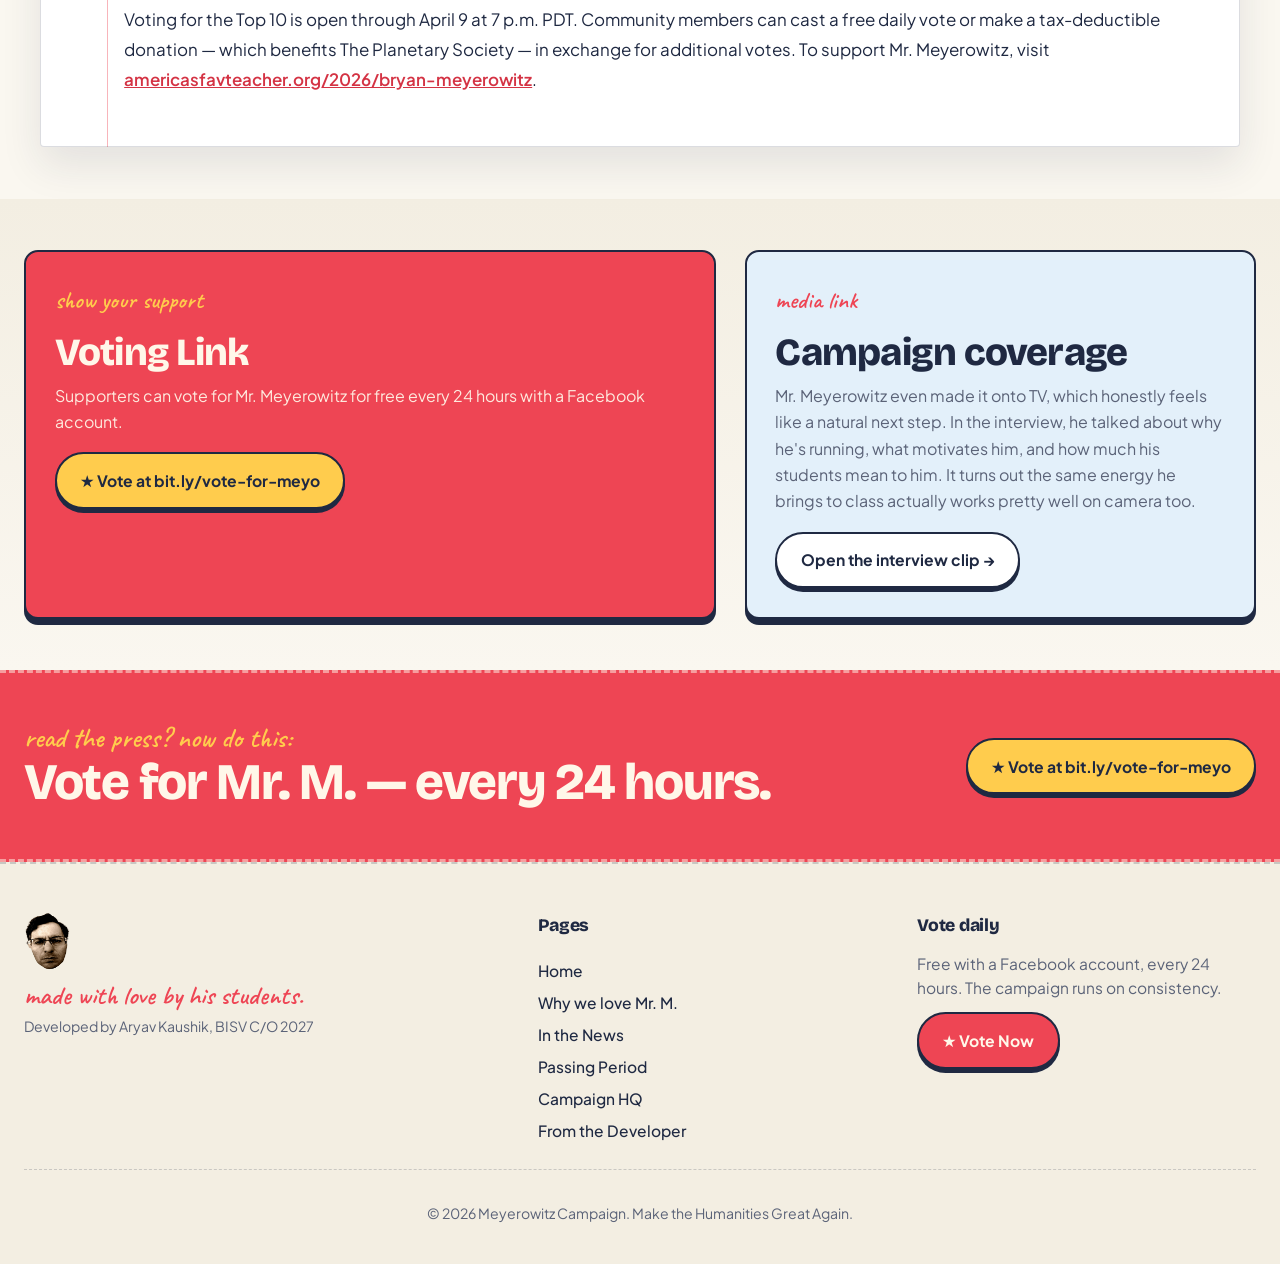
<file: supporters.html>
<!DOCTYPE html>
<html lang="en">
<head>
  <!-- Google tag (gtag.js) -->
  <script async src="https://www.googletagmanager.com/gtag/js?id=G-DJ41K96FHC"></script>
  <script>
    window.dataLayer = window.dataLayer || [];
    function gtag(){dataLayer.push(arguments);}
    gtag('js', new Date());

    gtag('config', 'G-DJ41K96FHC');
  </script>
  <meta charset="UTF-8">
  <meta name="viewport" content="width=device-width, initial-scale=1.0">
  <title>Mr. M. in the News · Mr. Meyerowitz Campaign</title>
  <meta name="description" content="News coverage and student perspectives on Mr. Meyerowitz's run for America's Favorite Teacher.">

  <meta property="og:title" content="Mr. M. in the News">
  <meta property="og:description" content="Press coverage and student perspectives on Mr. Meyerowitz's run for America's Favorite Teacher.">
  <meta property="og:image" content="Flyer1.png">
  <meta property="og:type" content="article">
  <meta name="twitter:card" content="summary_large_image">
  <meta name="twitter:title" content="Mr. M. in the News">
  <meta name="twitter:description" content="Press coverage of Mr. Meyerowitz's campaign.">
  <meta name="twitter:image" content="Flyer1.png">

  <link rel="icon" type="image/png" href="meyerohead.png">
  <link rel="preconnect" href="https://fonts.googleapis.com">
  <link rel="preconnect" href="https://fonts.gstatic.com" crossorigin>
  <link href="https://fonts.googleapis.com/css2?family=Bricolage+Grotesque:opsz,wght@12..96,500;12..96,700;12..96,800&family=Caveat:wght@500;600;700&family=Plus+Jakarta+Sans:wght@400;500;700;800&display=swap" rel="stylesheet">
  <link rel="stylesheet" href="styles.css?v=ui-pass-7">
  <script>document.documentElement.classList.add('js');</script>
</head>
<body>
  <a class="skip-link" href="#main">Skip to content</a>

  <div class="ribbon" aria-hidden="true">
    <div class="ribbon-track">
      <span>★ vote daily — every 24 hours&nbsp;&nbsp;★&nbsp;&nbsp;bit.ly/vote-for-meyo&nbsp;&nbsp;★&nbsp;&nbsp;make the humanities great again&nbsp;&nbsp;★&nbsp;&nbsp;free with a facebook account&nbsp;&nbsp;★&nbsp;&nbsp;$25,000 for the BISV library&nbsp;&nbsp;</span>
      <span>★ vote daily — every 24 hours&nbsp;&nbsp;★&nbsp;&nbsp;bit.ly/vote-for-meyo&nbsp;&nbsp;★&nbsp;&nbsp;make the humanities great again&nbsp;&nbsp;★&nbsp;&nbsp;free with a facebook account&nbsp;&nbsp;★&nbsp;&nbsp;$25,000 for the BISV library&nbsp;&nbsp;</span>
    </div>
  </div>

  <header class="site-header">
    <div class="container nav-row">
      <a class="brand" href="index.html" aria-label="Mr. Meyerowitz Campaign — Home">
        <img class="brand-mark" src="meyerohead.png" alt="" width="54" height="66">
        <span class="brand-label">
          <strong>Mr. Meyerowitz</strong>
          <span class="handwritten">for America's Favorite Teacher</span>
        </span>
      </a>
      <nav class="nav-links" aria-label="Main">
        <a href="index.html">Home</a>
        <a href="about.html">Why we love Mr. M.</a>
        <a href="supporters.html" aria-current="page">In the News</a>
        <a href="passing-period.html">Passing Period</a>
        <a href="campaign.html">Campaign HQ</a>
        <a href="developer.html">From the Developer</a>
      </nav>
      <a class="button button-primary button-glow" href="https://bit.ly/vote-for-meyo" target="_blank" rel="noopener noreferrer">★ Vote Now</a>
    </div>
  </header>

  <main id="main">
    <section class="page-hero">
      <div class="container">
        <p class="handwritten">press clippings</p>
        <h1 class="page-title">Mr. M. <em>in the</em> News</h1>
        <p class="lead">Two long reads about the campaign — one from BISV's own Quill, one from CityBiz.</p>
      </div>
    </section>

    <section>
      <div class="container">
        <article class="notebook notebook-wide">
          <p class="handwritten">from the Quill</p>
          <h2>America's Favorite Teacher: Mr. Meyerowitz</h2>
          <p class="article-meta">By Vivian C. · BASIS Independent Silicon Valley</p>

          <p>As many of you may know, one of our teachers at BISV is running in America's Favorite Teacher Competition. The one and only Mr. Meyerowitz has successfully captured the favor of many of our students; now the BISV community must come together to help him capture all of America.</p>

          <h3>How Does Voting Work?</h3>
          <p>The multiple rounds from the Group Phase to the Finals put teachers in various matches where spectators vote for their favorites (you can vote using the QR code above). Each day before 7 pm, you can authenticate through Facebook to have a free vote every 24 hours. Furthermore, to show your extra support, you can purchase votes at a rate of 1 vote/dollar. The money you put into voting will then be donated to Bill Nye's Planetary Society, thus benefiting both Mr. Meyerowitz and space exploration.</p>
          <p>After each round, the votes reset, which is why we must establish a larger and more stable voting base. According to Mr. Meyerowitz's calculations, there are around 800 students, around 1,600 parents, 800 alumni, 100 staff, and around another 100 miscellaneous family members that can vote once a day (that's 3,400 votes per day!). Though achieving this astounding total is a little far-fetched, if we can achieve a high level of coordination, we can easily achieve thousands of votes per day. Of course, voters don't have to be associated directly with BISV or any other school; any one can vote every day until Mr. Meyerowitz wins or loses.</p>

          <h3>Vivian C.: Why should people vote?</h3>
          <p><strong>Mr. Meyerowitz:</strong> Anyone can vote every 24 hours or purchase blocks of votes; these are tax-deductible donations, and all proceeds benefit Bill Nye's Planetary Society, an educational organization focused on space exploration. Since many teachers in America have large social media followings, especially those who generate a lot of content, our students, parents, and community must assist me in this competition by voting and voting often, however undemocratic that might sound. Bear in mind that this isn't a democratic election per se; it's about influence, reach, and getting voters to the polls day after day, round after round.</p>

          <h3>Vivian C.: How do you plan to take on this competition?</h3>
          <p><strong>Mr. Meyerowitz:</strong> There are several rounds, and the votes reset each time. In the first round or the Group Round, I'm planning to lean heavily on my own students and the BISV community. I'm also creating a YouTube series called "Passing Period" to introduce my teaching style to students at BISV and beyond who haven't yet had me as their teacher. If we get first place in the Group Round, we'll move on to the Quarterfinals, and I'll look to the BASIS Independent Network for their votes and support. Top candidates in that round go to the Semis, at which point I'd humbly look to support from the Spring Network of which the BASIS Independent Schools are part. Finally, if we get to the finals, I'll be writing to every celebrity, especially every Bay Area celebrity, and media outlet that I can to put BISV on the map. Or at least I'll become the Bay Area's most annoying self-promoter in the process.</p>

          <h3>What is this Competition?</h3>
          <p>America's Favorite Teacher is a competition that grants one teacher the title of "America's Favorite Teacher" based on a big, online popularity contest. The goal of this contest is to find America's favorite teacher as well as to celebrate teachers who "change the world." Students and Parents will vote for their favorite teacher to help them advance through elimination rounds, from quarterfinals to semifinals. In the end, the winner of this competition will get $25,000, a trip for two to Hawaii, a feature by Reader's Digest Magazine, and an assembly with Bill Nye.</p>
          <p>As a student of Mr. Meyerowitz's CoPoco class, I can safely say that he has changed or built on the way that we view history. For example, in my personal experience, my understanding of colonialism has broadened in terms of all the different types of countries affected by it, as well as the various forms of colonialism. Although the monetary benefits are obvious, this competition would also help broaden BISV's appeal beyond its traditional STEM focus.</p>

          <h3>Vivian C.: What attracted you to this competition?</h3>
          <p><strong>Mr. Meyerowitz:</strong> I heard about this competition last year and thought, "That's absurd! How can one person be America's Favorite?" This year, I thought, "If any school has earned the right to America's Favorite Teacher, it's BISV. So, I tossed my hat in the ring. Our students have the best teachers in America; it's high time that we get the acclaimed title of 'America's Favorite Teacher.'"</p>

          <h3>Vivian C.: What does the winner get?</h3>
          <p><strong>Mr. Meyerowitz:</strong> The winner will get $25,000, which I'll donate to BISV to build a library or at least start our first serious library collection. After all, my success depends on the votes of our BISV Bobcats. We'll also receive a feature in Reader's Digest as well as an assembly with Bill Nye, the Science Guy. Finally, the winner earns two tickets to Hawaii. After a national election like this one, every candidate (and their spouse) has earned a trip to Hawaii.</p>

          <h3>How does this Benefit You?</h3>
          <p>Yes. You. Firstly, increasing Mr. Meyerowitz's popularity also increases the school's popularity. Furthermore, BISV is quite well known for its STEM curriculum, but not much is said about the humanities. Despite this, you've still taken at least one humanities class every year that you've been at this school. Why? Because the humanities are critical to our understanding of humans who live in the world and interact with science and technology. Through this competition, we can show that BISV is also quite versed in not just STEM but also in the humanities.</p>
          <p>Along with the popularity, there are the obvious prizes that come from winning. One of which is a visit from Bill Nye, the Science Guy. Many of us grew up watching his videos and chanting "Bill! Bill! Bill!." But if Mr. Meyerowitz wins, we'll all be able to transfer the online image of him to the Science Guy himself. An additional bonus is the 25k prize money that Mr. Meyerowitz will use to vastly expand our current library.</p>
          <p>To let you know a little more about who you're voting for, BISV's Quill has interviewed Mr. Meyerowitz. Some answers were sprinkled in previous sections, but this section will go into a little more on Mr. Meyerowitz's background. Such as his subject expertise, his plans, and how some of his own teachers have influenced him.</p>

          <h3>Vivian C.: What motivated you to become a teacher?</h3>
          <p><strong>Mr. Meyerowitz:</strong> I had some excellent teachers in high school who heard that I performed in an improv comedy troupe. They came to watch me regularly and encouraged me to blend my love for comedy and performance with my interest in the Humanities.</p>

          <h3>Vivian C.: What subjects have you taught, teach, and plan on teaching?</h3>
          <p><strong>Mr. Meyerowitz:</strong> I'm currently teaching Colonial and Post-Colonial History (CoPoco…PoCoPoco if you add the Post-AP part), Literary Theory and Criticism, and a Capstone called Existentialism and the Absurd. Like most faculty at BISV, I have taught the full range of English and History classes at the middle school and high school level.</p>

          <h3>Vivian C.: Is your next goal to become the world's favorite teacher?</h3>
          <p><strong>Mr. Meyerowitz:</strong> Haha! The idea of America's favorite teacher is silly enough, considering that I've taught some infinitesimally small percentage of all Americans as it is. So, I'd stick with the national name and leverage it to get more BISV students interested in the Humanities, in post-AP courses, and in higher-level scholarship. The tyranny of STEM ruling the Bay Area must be confronted! Make way for the arts and letters!</p>

          <p>Now that you know more about competition and Mr. Meyerowitz himself, go vote! Voting doesn't take long and can be done in the ten minutes you have for homeroom every day. Get your parents to vote, I'm sure they'd be glad to offer you a chance at a better library. They can have their friends and colleagues vote, who can have their friends and colleagues vote, and so on until we have all the votes! In fact, set yourself a reminder and make it part of your daily routine! It might help you transition to the time in your life when you start relying on Google Calendar.</p>
        </article>

        <article class="notebook notebook-wide">
          <p class="handwritten">in the news</p>
          <h2>BASIS Independent Silicon Valley Educator Competes for America's Favorite Teacher Title — And Plans to Build a Library If He Wins</h2>
          <p class="article-meta">By CityBiz · April 9, 2026</p>

          <p>A Bay Area educator known for bringing intellectual rigor and genuine passion to the humanities classroom is now competing on a national stage — and the prize money, if he wins, won't be going to a vacation or a new car. It'll be going straight to the bookshelves.</p>
          <p><a href="https://americasfavteacher.org/2026/bryan-meyerowitz" target="_blank" rel="noopener noreferrer">Bryan Meyerowitz</a>, a history and humanities teacher at BASIS Independent Silicon Valley (BISV) in San José, is a finalist in the 2026 America's Favorite Teacher competition, hosted by AmericasFavTeacher.org. The national contest awards the winning teacher $25,000, a trip to Hawaii, a school assembly featuring Bill Nye, and a feature story in Reader's Digest. Mr. Meyerowitz is currently ranked first in his competition group, with public voting for the current round now open.</p>
          <p>If he wins, Mr. Meyerowitz says his plan is clear: invest every dollar into building a proper school library for BISV's campus.</p>
          <p>"There is no academically enriching experience greater than engaging with a room full of books, fiction and non-fiction, and investigating new ideas from material sources," Mr. Meyerowitz said. "Currently, we have a few bookcases under our main stairwell and students find comfort there with a new book before class or during lunch. They would discover new worlds of creativity and scholarship with a robust library." For a teacher who has spent more than a decade advocating for students to read more broadly and independently, the vision of a fully realized library isn't just a wish — it's the logical extension of everything he already does in the classroom.</p>
          <p>Mr. Meyerowitz has been a fixture at BISV since 2015 and part of the broader BASIS Schools community since 2011. In that time, he has taught AP History, AP Capstone, middle school history, English, post-AP Humanities, and multiple elective courses — compiling original primary source readers for his students in lieu of traditional textbooks. He has served as Subject Advisor for both History and Capstone courses, mentored new teachers, advised dozens of senior research projects, led Academic Decathlon, and chaperoned roughly half a dozen international trips. He also created an annual signature initiative called Interdisciplinary Week, a collaborative, faculty-wide curricular event in which students in grades 9 through 11 synthesize concepts across subject areas — now in its fifth year. His other signature initiative, the Capstone Symposium, brings together seniors across multiple campuses to publicly present their original research projects.</p>
          <p>"What sets Mr. Meyerowitz apart isn't just his breadth of involvement — it's the philosophy driving all of it. He describes himself not as an instructor but as an influencer: someone who shapes young people into "compassionate, conscious, critical citizens of the world." His vision for education centers on student voice, media literacy, and giving young people the space and the resources to develop genuine intellectual curiosity. He has championed course development that pushes beyond standardized curriculum, creating post-AP humanities offerings built around original scholarship, and has encouraged fellow educators across the BASIS network to share teaching materials, assignments, and student work through a shared digital library on Schoology.</p>
          <p>Mr. Meyerowitz also brings a distinct approach to connecting school communities with the world beyond campus walls. He has organized visits from notable figures — including scientist and science communicator Bill Nye — and advocates for schools to serve as active, essential parts of their local communities rather than isolated private institutions. This same community-minded instinct extends to his digital presence: Mr. Meyerowitz produces a YouTube series called Passing Period, an informal video series designed to model thoughtful, education-forward content for students online. "The goal is to help students see positive role models online so that they look for other educated 'experts' and use their social media time to become more educated and engaged individuals," he has explained.</p>
          <p>For Mr. Meyerowitz, the America's Favorite Teacher competition is about more than personal recognition — it's an opportunity to shine a light on what humanities education can look like at its best and to energize the BASIS Schools community as a whole. "I think 'America's Favorite Teacher' can bring a great deal of love and acclaim to our schools altogether and help us feel like a more tightly-knit community," he said.</p>
          <p>Voting for the Top 10 is open through April 9 at 7 p.m. PDT. Community members can cast a free daily vote or make a tax-deductible donation — which benefits The Planetary Society — in exchange for additional votes. To support Mr. Meyerowitz, visit <a href="https://americasfavteacher.org/2026/bryan-meyerowitz" target="_blank" rel="noopener noreferrer">americasfavteacher.org/2026/bryan-meyerowitz</a>.</p>
        </article>
      </div>
    </section>

    <section class="section-warm">
      <div class="container split-grid">
        <article class="card card-red">
          <p class="handwritten">show your support</p>
          <h2>Voting Link</h2>
          <p>Supporters can vote for Mr. Meyerowitz for free every 24 hours with a Facebook account.</p>
          <a class="button button-yellow button-glow" href="https://bit.ly/vote-for-meyo" target="_blank" rel="noopener noreferrer">★ Vote at bit.ly/vote-for-meyo</a>
        </article>
        <article class="card card-blue">
          <p class="handwritten">media link</p>
          <h2>Campaign coverage</h2>
          <p>Mr. Meyerowitz even made it onto TV, which honestly feels like a natural next step. In the interview, he talked about why he's running, what motivates him, and how much his students mean to him. It turns out the same energy he brings to class actually works pretty well on camera too.</p>
          <a class="button" href="https://muckrack.com/broadcast/savedclips/view/g4ONsmloa0" target="_blank" rel="noopener noreferrer">Open the interview clip →</a>
        </article>
      </div>
    </section>

    <section class="vote-strip">
      <div class="container vote-strip-inner">
        <div>
          <p class="handwritten">read the press? now do this:</p>
          <h2>Vote for Mr. M. — every 24 hours.</h2>
          <p class="vote-counter" data-vote-counter></p>
        </div>
        <a class="button button-yellow button-glow" href="https://bit.ly/vote-for-meyo" target="_blank" rel="noopener noreferrer">★ Vote at bit.ly/vote-for-meyo</a>
      </div>
    </section>
  </main>

  <footer class="site-footer">
    <div class="container">
      <div class="footer-grid">
        <div class="footer-tagline">
          <img class="footer-mark" src="meyerohead.png" alt="" width="48" height="58">
          <p class="handwritten">made with love by his students.</p>
          <p class="footer-credit-line">Developed by Aryav Kaushik, BISV C/O 2027</p>
        </div>
        <nav class="footer-nav" aria-label="Footer">
          <h4>Pages</h4>
          <a href="index.html">Home</a>
          <a href="about.html">Why we love Mr. M.</a>
          <a href="supporters.html">In the News</a>
          <a href="passing-period.html">Passing Period</a>
          <a href="campaign.html">Campaign HQ</a>
          <a href="developer.html">From the Developer</a>
        </nav>
        <div class="footer-cta">
          <h4>Vote daily</h4>
          <p>Free with a Facebook account, every 24 hours. The campaign runs on consistency.</p>
          <a class="button button-glow" href="https://bit.ly/vote-for-meyo" target="_blank" rel="noopener noreferrer">★ Vote Now</a>
        </div>
      </div>
      <p class="footer-bottom">© 2026 Meyerowitz Campaign. Make the Humanities Great Again.</p>
    </div>
  </footer>

  <a class="instagram-float" href="https://www.instagram.com/bryan.meyerowitz/" target="_blank" rel="noopener noreferrer" aria-label="Follow @bryan.meyerowitz on Instagram">
    <span class="instagram-icon" aria-hidden="true"><span></span></span>
    <span>@bryan.meyerowitz</span>
  </a>

  <script src="script.js?v=ui-pass-7" defer></script>
</body>
</html>
</file>
<file: styles.css>
:root {
  --paper: #faf7f0;
  --paper-deep: #f3eee2;
  --paper-card: #ffffff;
  --paper-cream: #fdf9ed;

  --ink: #1f2942;
  --ink-soft: #5b6378;
  --ink-faint: #8b94a8;

  --red: #ee4554;
  --red-deep: #d43344;
  --red-soft: #fde0e3;

  --blue: #4a90e2;
  --blue-soft: #e3f0fa;
  --blue-cream: #d6e8f7;

  --green: #7eb87e;
  --green-soft: #e6f1e0;

  --gold: #ffcc4d;
  --gold-soft: #fff0b0;
  --gold-deep: #e8b237;

  --pink-soft: #ffd6cc;
  --mint-soft: #d8f0e1;
  --lavender-soft: #ede0f0;

  --rule: rgba(31, 41, 66, 0.14);
  --shadow-soft: 0 8px 24px rgba(31, 41, 66, 0.10);
  --shadow-deep: 0 18px 44px rgba(31, 41, 66, 0.18);

  --ease: cubic-bezier(0.22, 1, 0.36, 1);

  --font-display: "Bricolage Grotesque", "Helvetica Neue", system-ui, sans-serif;
  --font-body: "Plus Jakarta Sans", "Helvetica Neue", system-ui, sans-serif;
  --font-marker: "Caveat", "Comic Sans MS", cursive;
}

* { box-sizing: border-box; }

*:focus-visible {
  outline: 3px solid var(--red);
  outline-offset: 3px;
  border-radius: 6px;
}

html {
  scroll-behavior: smooth;
  -webkit-text-size-adjust: 100%;
}

body {
  margin: 0;
  background-color: var(--paper);
  background-image:
    radial-gradient(circle at 12% 0%, rgba(238, 69, 84, 0.08), transparent 38%),
    radial-gradient(circle at 88% 14%, rgba(74, 144, 226, 0.08), transparent 36%),
    radial-gradient(circle at 50% 100%, rgba(255, 204, 77, 0.08), transparent 50%);
  background-attachment: fixed;
  color: var(--ink);
  font-family: var(--font-body);
  font-size: 17px;
  line-height: 1.6;
  -webkit-font-smoothing: antialiased;
  -moz-osx-font-smoothing: grayscale;
}

img { display: block; max-width: 100%; height: auto; }

a { color: inherit; }

::selection { background: var(--gold-soft); color: var(--ink); }

.skip-link {
  position: absolute;
  top: -50px;
  left: 0.5rem;
  background: var(--ink);
  color: var(--paper);
  padding: 0.6rem 1rem;
  z-index: 100;
  font-weight: 700;
  border-radius: 6px;
  text-decoration: none;
}
.skip-link:focus { top: 0.5rem; }

.container { width: min(1500px, calc(100% - 3rem)); margin: 0 auto; }
.container-narrow { width: min(880px, calc(100% - 3rem)); margin: 0 auto; }

.handwritten,
.section-howdy {
  font-family: var(--font-marker);
  font-size: 1.75rem;
  color: var(--red);
  font-weight: 600;
  line-height: 1;
  margin: 0;
}

.wavy {
  color: var(--ink);
  font-weight: 700;
  text-decoration: underline wavy var(--red);
  text-decoration-thickness: 1.5px;
  text-underline-offset: 4px;
  transition: color 150ms ease;
}
.wavy:hover { color: var(--red); }

mark {
  background: linear-gradient(180deg, transparent 55%, rgba(255, 204, 77, 0.7) 55%, rgba(255, 204, 77, 0.7) 92%, transparent 92%);
  padding: 0 0.15rem;
  color: inherit;
}

/* ========== Marquee ribbon ========== */
.ribbon {
  background: var(--ink);
  color: var(--paper);
  overflow: hidden;
  padding: 0.6rem 0;
  font-size: 0.86rem;
  font-weight: 500;
  letter-spacing: 0.04em;
  border-bottom: 2px solid var(--red);
}
.ribbon-track {
  display: flex;
  white-space: nowrap;
  animation: ribbon-scroll 42s linear infinite;
  width: max-content;
  gap: 0;
}
@keyframes ribbon-scroll {
  from { transform: translateX(0); }
  to { transform: translateX(-50%); }
}

/* ========== Site header ========== */
.site-header {
  position: sticky;
  top: 0;
  z-index: 30;
  background: rgba(250, 247, 240, 0.94);
  backdrop-filter: blur(12px);
  -webkit-backdrop-filter: blur(12px);
  border-bottom: 2px dashed rgba(31, 41, 66, 0.2);
}
.nav-row {
  display: grid;
  grid-template-columns: auto 1fr auto;
  gap: 1.5rem;
  align-items: center;
  padding: 0.7rem 0;
}
.brand {
  display: flex;
  align-items: center;
  gap: 0.9rem;
  text-decoration: none;
  color: var(--ink);
  margin-right: 0.5rem;
  transition: transform 200ms var(--ease);
}
.brand:hover { transform: translateY(-1px); }
.brand-mark {
  width: 3.4rem;
  height: 4.1rem;
  object-fit: contain;
  flex-shrink: 0;
  transition: transform 250ms var(--ease);
}
.brand:hover .brand-mark { transform: rotate(-4deg); }
.brand-label { display: grid; line-height: 1.1; }
.brand-label strong {
  font-family: var(--font-display);
  font-weight: 800;
  font-size: 1.28rem;
  letter-spacing: -0.02em;
}
.brand-label .handwritten {
  font-size: 1.1rem;
  color: var(--ink-soft);
  margin-top: 0.15rem;
  display: none;
}
@media (min-width: 1200px) {
  .brand-label .handwritten { display: block; }
}
.nav-links {
  display: flex;
  justify-content: center;
  gap: 0.1rem;
  flex-wrap: nowrap;
  overflow-x: auto;
  scrollbar-width: none;
  -ms-overflow-style: none;
}
.nav-links::-webkit-scrollbar { display: none; }
.nav-links a {
  text-decoration: none;
  font-weight: 600;
  font-size: 0.92rem;
  padding: 0.45rem 0.78rem;
  border-radius: 999px;
  color: var(--ink);
  transition: background 180ms ease, color 180ms ease, transform 180ms var(--ease);
  white-space: nowrap;
}
.nav-links a:hover { background: rgba(31, 41, 66, 0.07); transform: translateY(-1px); }
.nav-links a[aria-current="page"] {
  background: var(--ink);
  color: var(--paper);
}

/* ========== Buttons ========== */
.button {
  display: inline-flex;
  align-items: center;
  justify-content: center;
  gap: 0.5rem;
  padding: 0.85rem 1.45rem;
  border-radius: 999px;
  background: var(--paper-card);
  color: var(--ink);
  text-decoration: none;
  font-family: var(--font-body);
  font-weight: 700;
  font-size: 0.98rem;
  border: 2px solid var(--ink);
  box-shadow: 0 4px 0 var(--ink);
  cursor: pointer;
  transition: transform 160ms var(--ease), box-shadow 160ms var(--ease), background 180ms ease;
  white-space: nowrap;
  position: relative;
}
.button:hover {
  transform: translateY(-3px);
  box-shadow: 0 7px 0 var(--ink);
}
.button:active {
  transform: translateY(2px);
  box-shadow: 0 1px 0 var(--ink);
}
.button-primary { background: var(--red); color: #fff7e9; }
.button-primary:hover { background: var(--red-deep); }
.button-yellow { background: var(--gold); color: var(--ink); }
.button-yellow:hover { background: var(--gold-deep); }
.button-ghost { background: transparent; }
.button-row { display: flex; flex-wrap: wrap; gap: 0.85rem; margin-top: 1.2rem; }

/* ========== Glowing vote button ========== */
.button-glow {
  animation: btn-glow-red 2.6s ease-in-out infinite;
}
@keyframes btn-glow-red {
  0%, 100% {
    box-shadow: 0 4px 0 var(--ink), 0 0 0 0 rgba(238, 69, 84, 0);
  }
  50% {
    box-shadow: 0 4px 0 var(--ink), 0 0 30px 6px rgba(238, 69, 84, 0.55);
  }
}
.button-glow.button-yellow {
  animation: btn-glow-gold 2.6s ease-in-out infinite;
}
@keyframes btn-glow-gold {
  0%, 100% {
    box-shadow: 0 4px 0 var(--ink), 0 0 0 0 rgba(255, 204, 77, 0);
  }
  50% {
    box-shadow: 0 4px 0 var(--ink), 0 0 34px 8px rgba(255, 204, 77, 0.75);
  }
}
.button-glow:hover {
  animation: none;
}

/* ========== Sections ========== */
section { padding: 3.2rem 0; }
.section-warm { background: linear-gradient(180deg, var(--paper-deep), var(--paper)); }

.section-head {
  margin-bottom: 1.6rem;
  max-width: 60rem;
}
.section-head .handwritten { margin-bottom: 0.4rem; }
.section-head h2 {
  font-family: var(--font-display);
  font-weight: 800;
  font-size: clamp(2.2rem, 5vw, 4rem);
  line-height: 1.02;
  letter-spacing: -0.025em;
  margin: 0;
  color: var(--ink);
  text-wrap: balance;
}
.section-head h2 em { font-style: italic; color: var(--red); }
.section-head .section-lead {
  margin-top: 0.6rem;
  font-size: 1.1rem;
  color: var(--ink-soft);
  line-height: 1.65;
  text-wrap: pretty;
  max-width: 56rem;
}
.section-head-center { text-align: center; margin-left: auto; margin-right: auto; }

/* ========== Hero ========== */
.hero { padding: 3rem 0 4rem; }
.hero-grid {
  display: grid;
  grid-template-columns: 1.2fr 0.8fr;
  align-items: center;
  gap: 4rem;
}
.hero-howdy { font-size: 2.4rem; margin-bottom: 0.6rem; }
.hero-title {
  font-family: var(--font-display);
  font-weight: 800;
  font-size: clamp(3rem, 8vw, 7rem);
  line-height: 0.95;
  letter-spacing: -0.04em;
  margin: 0 0 1rem;
  color: var(--ink);
  text-wrap: balance;
}
.hero-title em {
  font-style: italic;
  color: var(--red);
}
.hero-lead {
  font-size: 1.2rem;
  line-height: 1.6;
  color: var(--ink-soft);
  margin: 0;
  max-width: 38rem;
  text-wrap: pretty;
}

/* ========== Polaroid ========== */
.polaroid {
  background: var(--paper-card);
  padding: 0.85rem 0.85rem 0.5rem;
  box-shadow: var(--shadow-deep);
  border-radius: 2px;
  margin: 0;
  position: relative;
  display: block;
  max-width: 100%;
  transition: box-shadow 280ms var(--ease);
}
.polaroid:hover {
  box-shadow: 0 26px 56px rgba(31, 41, 66, 0.30);
}
.polaroid img {
  width: 100%;
  height: auto;
  background: var(--paper-deep);
  display: block;
}
.polaroid figcaption {
  font-family: var(--font-marker);
  font-size: 1.5rem;
  text-align: center;
  margin-top: 0.6rem;
  color: var(--ink);
  line-height: 1.15;
  padding: 0 0.4rem 0.3rem;
}
.polaroid figcaption a { color: var(--red); text-decoration: none; }
.polaroid figcaption a:hover { text-decoration: underline; }

.polaroid-hero { transform: rotate(-2.2deg) translateY(var(--parallax-y, 0)); }
.polaroid-tilt-1 { transform: rotate(-2.4deg) translateY(var(--parallax-y, 0)); }
.polaroid-tilt-2 { transform: rotate(2deg) translateY(var(--parallax-y, 0)); }
.polaroid-tilt-3 { transform: rotate(-1deg) translateY(var(--parallax-y, 0)); }
.polaroid-tilt-4 { transform: rotate(1.6deg) translateY(var(--parallax-y, 0)); }

/* ========== Tape ========== */
.tape {
  position: absolute;
  width: 7rem;
  height: 1.55rem;
  background: linear-gradient(135deg, rgba(255, 204, 77, 0.92), rgba(232, 178, 55, 0.85));
  box-shadow: 0 2px 5px rgba(31, 41, 66, 0.15);
  z-index: 2;
}
.tape::before, .tape::after {
  content: "";
  position: absolute;
  top: 0; bottom: 0;
  width: 0.4rem;
  background: linear-gradient(180deg, transparent, rgba(255,255,255,0.4));
}
.tape::before { left: 0; }
.tape::after { right: 0; }
.tape-tl { top: -0.7rem; left: -1.2rem; transform: rotate(-12deg); }
.tape-tr { top: -0.7rem; right: -1.2rem; transform: rotate(12deg); }
.tape-tc { top: -0.85rem; left: 50%; transform: translateX(-50%) rotate(-3deg); }
.tape-hero { top: -0.85rem; left: 50%; transform: translateX(-50%) rotate(2deg); }

/* ========== Bulletin board ========== */
.bulletin {
  display: grid;
  grid-template-columns: repeat(3, minmax(0, 1fr));
  gap: 3rem 2.5rem;
  padding: 3rem 2.5rem;
  background-color: #fff3c4;
  background-image:
    radial-gradient(circle at 18% 22%, rgba(31, 41, 66, 0.08) 1px, transparent 2px),
    radial-gradient(circle at 65% 70%, rgba(31, 41, 66, 0.07) 1px, transparent 2px),
    radial-gradient(circle at 40% 50%, rgba(255,255,255,0.4) 1px, transparent 2px),
    radial-gradient(circle at 80% 25%, rgba(31, 41, 66, 0.06) 1px, transparent 2px);
  background-size: 26px 26px, 30px 30px, 34px 34px, 28px 28px;
  border: 4px dashed #d6b890;
  border-radius: 12px;
  box-shadow: var(--shadow-deep);
  align-items: start;
  justify-items: center;
}
.bulletin-4 { grid-template-columns: repeat(4, minmax(0, 1fr)); gap: 2.5rem 1.8rem; }
.bulletin .polaroid { width: 100%; }
.bulletin .polaroid img {
  height: auto;
  aspect-ratio: 4/5;
  object-fit: contain;
}

/* ========== Sticky notes ========== */
.sticky-grid {
  display: grid;
  grid-template-columns: repeat(3, minmax(0, 1fr));
  gap: 2.5rem;
}
.sticky {
  padding: 1.7rem 1.6rem;
  border-radius: 2px 14px 4px 12px;
  position: relative;
  box-shadow: 6px 14px 26px rgba(31, 41, 66, 0.13);
  display: flex;
  flex-direction: column;
  gap: 0.7rem;
  min-height: 17rem;
  transition: transform 320ms var(--ease), box-shadow 320ms var(--ease);
}
.sticky::after {
  content: "";
  position: absolute;
  inset: 0;
  border-radius: inherit;
  background: linear-gradient(135deg, rgba(255,255,255,0.22), transparent 35%);
  pointer-events: none;
}
.sticky:hover {
  transform: rotate(0) scale(1.035) translateY(-4px);
  box-shadow: 8px 22px 36px rgba(31, 41, 66, 0.22);
}
.sticky-yellow { background: var(--gold-soft); transform: rotate(-1.5deg); }
.sticky-pink { background: var(--pink-soft); transform: rotate(1.2deg); }
.sticky-blue { background: var(--blue-soft); transform: rotate(-0.6deg); }
.sticky-num {
  font-family: var(--font-marker);
  font-size: 2.5rem;
  color: var(--red);
  font-weight: 700;
  line-height: 1;
}
.sticky h3 {
  font-family: var(--font-display);
  font-weight: 800;
  font-size: 1.45rem;
  line-height: 1.1;
  letter-spacing: -0.02em;
  margin: 0;
  color: var(--ink);
}
.sticky p {
  margin: 0;
  font-size: 1rem;
  line-height: 1.55;
  color: var(--ink-soft);
}

/* ========== Quote band ========== */
.quote-band {
  background: linear-gradient(135deg, var(--pink-soft), var(--gold-soft));
  color: var(--ink);
  padding: 4rem 0 4.5rem;
  text-align: center;
  position: relative;
  border-block: 2px dashed rgba(31, 41, 66, 0.18);
}
.quote-band .container { max-width: 60rem; }
.big-quote {
  display: block;
  font-family: var(--font-display);
  font-size: 9rem;
  line-height: 0.6;
  color: var(--red);
  margin-bottom: 0.4rem;
  font-weight: 800;
}
.quote-band blockquote {
  margin: 0 auto;
  max-width: 52rem;
  font-family: var(--font-display);
  font-style: italic;
  font-weight: 700;
  font-size: clamp(1.6rem, 3vw, 2.5rem);
  line-height: 1.25;
  text-wrap: balance;
  color: var(--ink);
}
.quote-band cite {
  display: block;
  margin-top: 1.2rem;
  font-family: var(--font-marker);
  font-style: normal;
  font-size: 1.8rem;
  color: var(--red);
  font-weight: 700;
}

/* ========== Cards / split ========== */
.split-grid {
  display: grid;
  grid-template-columns: 1.15fr 0.85fr;
  gap: 1.8rem;
  align-items: stretch;
}
.card {
  background: var(--paper-card);
  border: 2px solid var(--ink);
  border-radius: 14px;
  padding: 1.8rem;
  box-shadow: 0 6px 0 var(--ink);
  display: flex;
  flex-direction: column;
  gap: 0.65rem;
  transition: transform 250ms var(--ease), box-shadow 250ms var(--ease);
}
.card:hover {
  transform: translateY(-4px);
  box-shadow: 0 10px 0 var(--ink), 0 16px 32px rgba(31, 41, 66, 0.12);
}
.card .handwritten {
  font-size: 1.5rem;
  color: var(--red);
  margin-bottom: 0.1rem;
}
.card h2,
.card h3 {
  font-family: var(--font-display);
  font-weight: 800;
  letter-spacing: -0.02em;
  line-height: 1.05;
  margin: 0;
  color: var(--ink);
}
.card h2 { font-size: clamp(1.8rem, 3vw, 2.4rem); }
.card h3 { font-size: 1.5rem; }
.card p { margin: 0; line-height: 1.65; color: var(--ink-soft); font-size: 1rem; }
.card .button { align-self: flex-start; margin-top: 0.4rem; }

.card-stack { display: grid; gap: 1.8rem; }
.card-blue { background: var(--blue-soft); }
.card-green { background: var(--green-soft); }
.card-yellow { background: var(--gold-soft); }
.card-pink { background: var(--pink-soft); }
.card-mint { background: var(--mint-soft); }
.card-red { background: var(--red); color: #fff7e9; }
.card-red .handwritten { color: var(--gold); }
.card-red h2, .card-red h3 { color: #fff7e9; }
.card-red p { color: rgba(255, 247, 233, 0.92); }

.link-list { display: grid; gap: 0.55rem; margin-top: 0.4rem; }

/* ========== Bio ========== */
.bio-card {
  background: var(--paper-card);
  border: 2px solid var(--ink);
  border-radius: 14px;
  padding: 2.2rem 2.4rem 2.4rem;
  box-shadow: 0 6px 0 var(--ink);
  max-width: 64rem;
  margin: 0 auto;
  transition: transform 250ms var(--ease), box-shadow 250ms var(--ease);
}
.bio-card:hover {
  transform: translateY(-4px);
  box-shadow: 0 10px 0 var(--ink), 0 16px 32px rgba(31, 41, 66, 0.12);
}
.bio-card .handwritten { font-size: 1.65rem; margin-bottom: 0.25rem; }
.bio-card h2 {
  font-family: var(--font-display);
  font-weight: 800;
  font-size: clamp(2rem, 4vw, 3.2rem);
  line-height: 1;
  letter-spacing: -0.025em;
  margin: 0 0 0.7rem;
}
.bio-card p { margin: 0; font-size: 1.1rem; line-height: 1.7; color: var(--ink-soft); }

/* ========== Photo collage frame ========== */
.collage-section { text-align: center; }
.collage-frame {
  position: relative;
  display: inline-block;
  background: var(--paper-card);
  padding: 1rem 1rem 0.8rem;
  margin: 1.2rem auto 0;
  box-shadow: var(--shadow-deep);
  transform: rotate(-0.6deg) translateY(var(--parallax-y, 0));
  max-width: 1400px;
  width: 100%;
  transition: box-shadow 280ms var(--ease);
}
.collage-frame:hover { box-shadow: 0 26px 56px rgba(31, 41, 66, 0.28); }
.collage-frame img { width: 100%; height: auto; display: block; }

/* ========== Vote strip ========== */
.vote-strip {
  background: var(--red);
  color: #fff7e9;
  padding: 3.2rem 0;
  border-block: 3px dashed rgba(255, 247, 233, 0.5);
  position: relative;
}
.vote-strip-inner {
  display: grid;
  grid-template-columns: 1fr auto;
  gap: 2rem;
  align-items: center;
}
.vote-strip .handwritten { color: var(--gold); font-size: 1.75rem; }
.vote-strip h2 {
  font-family: var(--font-display);
  font-weight: 800;
  font-size: clamp(2rem, 4vw, 3.2rem);
  line-height: 1;
  letter-spacing: -0.025em;
  margin: 0.3rem 0 0;
  text-wrap: balance;
  color: #fff7e9;
}

/* ========== Page hero (sub-pages) ========== */
.page-hero {
  padding: 3rem 0 2rem;
  text-align: center;
}
.page-hero .handwritten {
  font-size: 1.95rem;
  margin-bottom: 0.4rem;
}
.page-title {
  font-family: var(--font-display);
  font-weight: 800;
  font-size: clamp(2.8rem, 7vw, 6rem);
  line-height: 0.95;
  letter-spacing: -0.035em;
  margin: 0 auto;
  text-wrap: balance;
  max-width: 18ch;
  color: var(--ink);
}
.page-title em { font-style: italic; color: var(--red); }
.page-hero .lead {
  margin: 0.8rem auto 0;
  font-size: 1.18rem;
  line-height: 1.6;
  color: var(--ink-soft);
  max-width: 52rem;
  text-wrap: pretty;
}

/* ========== Index card (testimonials) ========== */
.testimonial-grid {
  display: grid;
  grid-template-columns: repeat(2, minmax(0, 1fr));
  gap: 2rem;
}
.index-card {
  background: var(--paper-card);
  border: 1px solid rgba(31, 41, 66, 0.18);
  border-top: 5px double var(--red);
  padding: 1.9rem 1.9rem 2rem;
  box-shadow: 0 10px 22px rgba(31, 41, 66, 0.1);
  position: relative;
  display: flex;
  flex-direction: column;
  background-image: repeating-linear-gradient(
    transparent 0 1.7rem,
    rgba(74, 144, 226, 0.18) 1.7rem calc(1.7rem + 1px)
  );
  background-size: 100% 1.7rem;
  background-position: 0 2.6rem;
  transition: box-shadow 280ms var(--ease);
}
.index-card:hover {
  box-shadow: 0 18px 36px rgba(31, 41, 66, 0.18);
}
.index-card-author {
  font-family: var(--font-marker);
  font-size: 1.7rem;
  color: var(--red);
  margin: 0 0 0.4rem;
  line-height: 1;
  font-weight: 700;
}
.index-card p {
  margin: 0;
  font-size: 1.02rem;
  line-height: 1.7;
  color: var(--ink);
}
.index-card-1 { transform: rotate(-0.5deg); }
.index-card-2 { transform: rotate(0.4deg); }
.index-card-3 { transform: rotate(-0.3deg); }
.index-card-4 { transform: rotate(0.5deg); }
.index-card-5 { transform: rotate(-0.4deg); }
.index-card-6 { transform: rotate(0.3deg); }

/* ========== Notebook page (article) ========== */
.notebook {
  background: var(--paper-card);
  border: 1px solid rgba(31, 41, 66, 0.16);
  border-radius: 4px;
  padding: 2.4rem 2.6rem 2.4rem 5.2rem;
  box-shadow: 0 18px 40px rgba(31, 41, 66, 0.1);
  position: relative;
  background-image:
    linear-gradient(to right,
      transparent 4.1rem,
      rgba(238, 69, 84, 0.4) 4.1rem,
      rgba(238, 69, 84, 0.4) calc(4.1rem + 1px),
      transparent calc(4.1rem + 1px)
    );
  max-width: 920px;
  margin: 0 auto;
}
.notebook-wide { max-width: 1200px; }
.notebook + .notebook { margin-top: 2.4rem; }
.notebook .handwritten { font-size: 1.6rem; margin-bottom: 0.3rem; }
.notebook h2 {
  font-family: var(--font-display);
  font-weight: 800;
  font-size: clamp(1.9rem, 3.5vw, 2.7rem);
  line-height: 1.05;
  letter-spacing: -0.025em;
  margin: 0 0 0.4rem;
  text-wrap: balance;
}
.notebook h2 em { font-style: italic; color: var(--red); }
.notebook h3 {
  font-family: var(--font-display);
  font-weight: 700;
  font-size: 1.3rem;
  line-height: 1.2;
  letter-spacing: -0.015em;
  margin: 1.4rem 0 0.4rem;
  color: var(--red-deep);
}
.notebook p {
  margin: 0 0 0.85rem;
  font-size: 1.06rem;
  line-height: 1.75;
  color: var(--ink);
}
.notebook .article-meta {
  font-family: var(--font-marker);
  font-size: 1.4rem;
  color: var(--ink-soft);
  margin: 0.2rem 0 1.1rem;
  font-weight: 600;
}
.notebook a { color: var(--red-deep); font-weight: 600; }
.notebook a:hover { text-decoration: underline wavy var(--red); text-underline-offset: 3px; }
.notebook .signoff {
  font-family: var(--font-marker);
  font-size: 1.8rem;
  color: var(--red);
  margin-top: 1.2rem;
  text-align: right;
  font-weight: 700;
}

/* ========== Share kit ========== */
.share-kit {
  display: grid;
  grid-template-columns: 1.2fr 0.8fr;
  gap: 1.8rem;
  align-items: start;
}
.share-card {
  background: var(--paper-card);
  border: 2px solid var(--ink);
  border-radius: 14px;
  padding: 2rem;
  box-shadow: 0 6px 0 var(--ink);
  transition: transform 250ms var(--ease), box-shadow 250ms var(--ease);
}
.share-card:hover {
  transform: translateY(-4px);
  box-shadow: 0 10px 0 var(--ink), 0 16px 32px rgba(31, 41, 66, 0.12);
}
.share-card .handwritten { font-size: 1.6rem; margin-bottom: 0.3rem; }
.share-card h2 {
  font-family: var(--font-display);
  font-weight: 800;
  font-size: clamp(1.8rem, 3.5vw, 2.4rem);
  line-height: 1;
  letter-spacing: -0.02em;
  margin: 0 0 0.4rem;
}
.message-box {
  margin: 0.8rem 0 1rem;
  padding: 1.1rem 1.3rem;
  background: var(--gold-soft);
  border: 2px dashed var(--ink);
  border-radius: 8px;
  font-size: 1rem;
  line-height: 1.65;
  color: var(--ink);
}
.copy-status {
  margin: 0.6rem 0 0;
  min-height: 1.4rem;
  font-family: var(--font-marker);
  font-size: 1.4rem;
  color: var(--green);
  line-height: 1;
  font-weight: 700;
}
.qr-card {
  background: var(--paper-card);
  border: 2px solid var(--ink);
  border-radius: 14px;
  padding: 1.4rem;
  box-shadow: 0 6px 0 var(--ink);
  text-align: center;
  display: flex;
  flex-direction: column;
  align-items: center;
  gap: 0.55rem;
  transition: transform 250ms var(--ease), box-shadow 250ms var(--ease);
}
.qr-card:hover {
  transform: translateY(-4px);
  box-shadow: 0 10px 0 var(--ink), 0 16px 32px rgba(31, 41, 66, 0.12);
}
.qr-card .handwritten { font-size: 1.45rem; color: var(--red); }
.qr-img {
  width: min(220px, 100%);
  height: auto;
  border: 1px solid rgba(31, 41, 66, 0.18);
  border-radius: 6px;
  background: #fff;
  padding: 0.4rem;
}
.qr-card .qr-url {
  font-family: var(--font-body);
  font-weight: 700;
  font-size: 0.95rem;
  color: var(--ink);
  letter-spacing: 0.02em;
}

/* ========== Footer ========== */
.site-footer {
  background: var(--paper-deep);
  color: var(--ink);
  padding: 3rem 0 1.6rem;
  border-top: 2px dashed rgba(31, 41, 66, 0.2);
}
.footer-grid {
  display: grid;
  grid-template-columns: 1.4fr 1fr 1fr;
  gap: 2.5rem;
  padding-bottom: 1.6rem;
  border-bottom: 1px dashed rgba(31, 41, 66, 0.2);
}
.footer-tagline {
  display: flex;
  flex-direction: column;
  gap: 0.4rem;
}
.footer-tagline .footer-mark {
  width: 3rem; height: 3.6rem; margin-bottom: 0.4rem;
}
.footer-tagline .handwritten {
  color: var(--red);
  font-size: 1.65rem;
}
.footer-credit-line {
  font-size: 0.88rem;
  color: var(--ink-soft);
  margin: 0;
}
.footer-grid h4 {
  font-family: var(--font-display);
  font-weight: 800;
  font-size: 1.1rem;
  margin: 0 0 0.7rem;
  letter-spacing: -0.015em;
  color: var(--ink);
}
.footer-nav { display: flex; flex-direction: column; gap: 0.45rem; }
.footer-nav a {
  text-decoration: none;
  color: var(--ink);
  font-weight: 500;
  font-size: 0.97rem;
  transition: color 180ms ease, transform 180ms var(--ease);
  width: fit-content;
}
.footer-nav a:hover { color: var(--red); transform: translateX(3px); }
.footer-cta p {
  margin: 0 0 0.8rem;
  color: var(--ink-soft);
  font-size: 0.97rem;
  line-height: 1.55;
}
.footer-cta .button {
  background: var(--red);
  color: #fff7e9;
  border-color: var(--ink);
  box-shadow: 0 4px 0 var(--ink);
}
.footer-cta .button:hover { background: var(--red-deep); }
.footer-bottom {
  padding-top: 1.1rem;
  text-align: center;
  font-size: 0.88rem;
  color: var(--ink-soft);
}

/* ========== Instagram float ========== */
.instagram-float {
  position: fixed;
  right: 1.25rem;
  bottom: 1.25rem;
  z-index: 40;
  display: inline-flex;
  align-items: center;
  gap: 0.55rem;
  padding: 0.7rem 1rem;
  border: 2px solid var(--ink);
  border-radius: 999px;
  background: linear-gradient(135deg, #fdc468, #fc6f5d, #b842a3);
  color: #fff;
  text-decoration: none;
  font-weight: 700;
  font-size: 0.92rem;
  box-shadow: 0 4px 0 var(--ink);
  transition: transform 180ms var(--ease), box-shadow 180ms var(--ease);
}
.instagram-float:hover { transform: translateY(-3px); box-shadow: 0 7px 0 var(--ink); }
.instagram-float:active { transform: translateY(2px); box-shadow: 0 1px 0 var(--ink); }
.instagram-icon {
  position: relative;
  width: 1.15rem;
  height: 1.15rem;
  border: 2px solid #fff;
  border-radius: 0.34rem;
}
.instagram-icon::before {
  content: "";
  position: absolute;
  inset: 0.22rem;
  border: 2px solid #fff;
  border-radius: 999px;
}
.instagram-icon span {
  position: absolute;
  top: 0.14rem;
  right: 0.14rem;
  width: 0.2rem;
  height: 0.2rem;
  background: #fff;
  border-radius: 999px;
}

/* ========== Vote counter ========== */
.vote-counter {
  margin: 0;
  font-family: var(--font-marker);
  font-weight: 700;
  line-height: 1;
}
.vote-counter:empty { display: none; }

.vote-strip .vote-counter {
  font-size: 1.65rem;
  color: var(--gold);
  margin-top: 0.55rem;
}

.hero-vote-counter {
  display: inline-flex;
  align-items: center;
  gap: 0.55rem;
  margin: 1.4rem 0 0;
  padding: 0.55rem 1.15rem;
  background: var(--paper-card);
  border: 2px solid var(--ink);
  border-radius: 999px;
  font-family: var(--font-marker);
  font-size: 1.4rem;
  color: var(--ink);
  font-weight: 700;
  box-shadow: 0 4px 0 var(--ink);
  width: fit-content;
}
.hero-vote-counter:empty { display: none; }
.hero-vote-counter::before {
  content: "★";
  color: var(--red);
  font-weight: 800;
  font-size: 1.2rem;
}

/* Voted state for vote buttons */
.button-voted {
  opacity: 0.65;
  filter: saturate(0.5);
  animation: none !important;
}
.button-voted:hover {
  transform: none;
  box-shadow: 0 4px 0 var(--ink);
}
.button-voted::after {
  content: " ✓";
  color: #6fc56f;
  font-weight: 800;
  margin-left: 0.15rem;
}

/* ========== Reveal — guarantees content visible ========== */
/* Content is visible by default. The .reveal-in rule below force-overrides
   any older cached CSS that might still be applying opacity: 0. */
.reveal-in { opacity: 1 !important; }

/* ========== Hero / page-hero load animations ========== */
@keyframes hero-fade-up {
  from { opacity: 0; transform: translateY(18px); }
  to { opacity: 1; transform: none; }
}
@keyframes hero-fade {
  from { opacity: 0; }
  to { opacity: 1; }
}

.js .hero-text > *,
.js .page-hero .container > * {
  opacity: 0;
  animation: hero-fade-up 0.75s var(--ease) forwards;
}
.js .hero-text > *:nth-child(1) { animation-delay: 0.05s; }
.js .hero-text > *:nth-child(2) { animation-delay: 0.18s; }
.js .hero-text > *:nth-child(3) { animation-delay: 0.30s; }
.js .hero-text > *:nth-child(4) { animation-delay: 0.42s; }

.js .page-hero .container > *:nth-child(1) { animation-delay: 0.05s; }
.js .page-hero .container > *:nth-child(2) { animation-delay: 0.18s; }
.js .page-hero .container > *:nth-child(3) { animation-delay: 0.30s; }

.js .polaroid-hero {
  opacity: 0;
  animation: hero-fade 0.95s var(--ease) 0.25s forwards;
}

@media (prefers-reduced-motion: reduce) {
  .js .hero-text > *,
  .js .page-hero .container > *,
  .js .polaroid-hero {
    opacity: 1;
    animation: none;
  }
  .reveal-in { animation: none; }
  .ribbon-track { animation: none; transform: translateX(-25%); }
  .button-glow { animation: none; }
}

/* ========== Responsive ========== */
@media (max-width: 1180px) {
  .hero-grid { grid-template-columns: 1.1fr 0.9fr; gap: 3rem; }
  .split-grid { grid-template-columns: 1fr; }
  .share-kit { grid-template-columns: 1fr; }
  .bulletin-4 { grid-template-columns: repeat(2, minmax(0, 1fr)); }
}

@media (max-width: 1024px) {
  .hero-grid { grid-template-columns: 1fr; gap: 2.5rem; }
  .polaroid-hero { max-width: 480px; margin: 0 auto; }
  .nav-row { gap: 1rem; }
  .nav-links { justify-content: flex-start; gap: 0.05rem; }
  .nav-links a { font-size: 0.88rem; padding: 0.4rem 0.65rem; }
}

@media (max-width: 900px) {
  .bulletin { grid-template-columns: repeat(2, minmax(0, 1fr)); padding: 2.2rem 1.6rem; }
  .sticky-grid { grid-template-columns: 1fr; gap: 2rem; }
  .testimonial-grid { grid-template-columns: 1fr; gap: 1.5rem; }
  .footer-grid { grid-template-columns: 1fr; gap: 2rem; }
  .vote-strip-inner { grid-template-columns: 1fr; text-align: center; gap: 1.4rem; }
  .vote-strip-inner .button { justify-self: center; }
}

@media (max-width: 640px) {
  body { font-size: 16px; }
  .container { width: min(100% - 1.5rem, 1500px); }
  section { padding: 2.6rem 0; }
  .hero { padding: 1.6rem 0 2.6rem; }
  .hero-howdy { font-size: 1.95rem; }
  .hero-title { font-size: clamp(2.5rem, 11vw, 4rem); }
  .button-row .button { flex: 1 1 100%; }
  .bulletin, .bulletin-4 { grid-template-columns: 1fr; padding: 1.8rem 1.3rem; gap: 2rem; border-width: 3px; }
  .notebook {
    padding: 1.8rem 1.3rem 1.8rem 3rem;
    background-image: linear-gradient(to right,
      transparent 2.2rem,
      rgba(238, 69, 84, 0.4) 2.2rem,
      rgba(238, 69, 84, 0.4) calc(2.2rem + 1px),
      transparent calc(2.2rem + 1px)
    );
  }
  .quote-band { padding: 2.6rem 0 2.8rem; }
  .big-quote { font-size: 6.2rem; }
  .brand-mark { width: 2.6rem; height: 3.1rem; }
  .brand-label strong { font-size: 1.05rem; }
  .footer-grid { padding-bottom: 1.2rem; }
  .instagram-float { padding: 0.6rem 0.85rem; font-size: 0.82rem; right: 0.8rem; bottom: 0.8rem; }
  .collage-frame { padding: 0.6rem; }
  .nav-row { padding: 0.6rem 0; }
}
</file>
